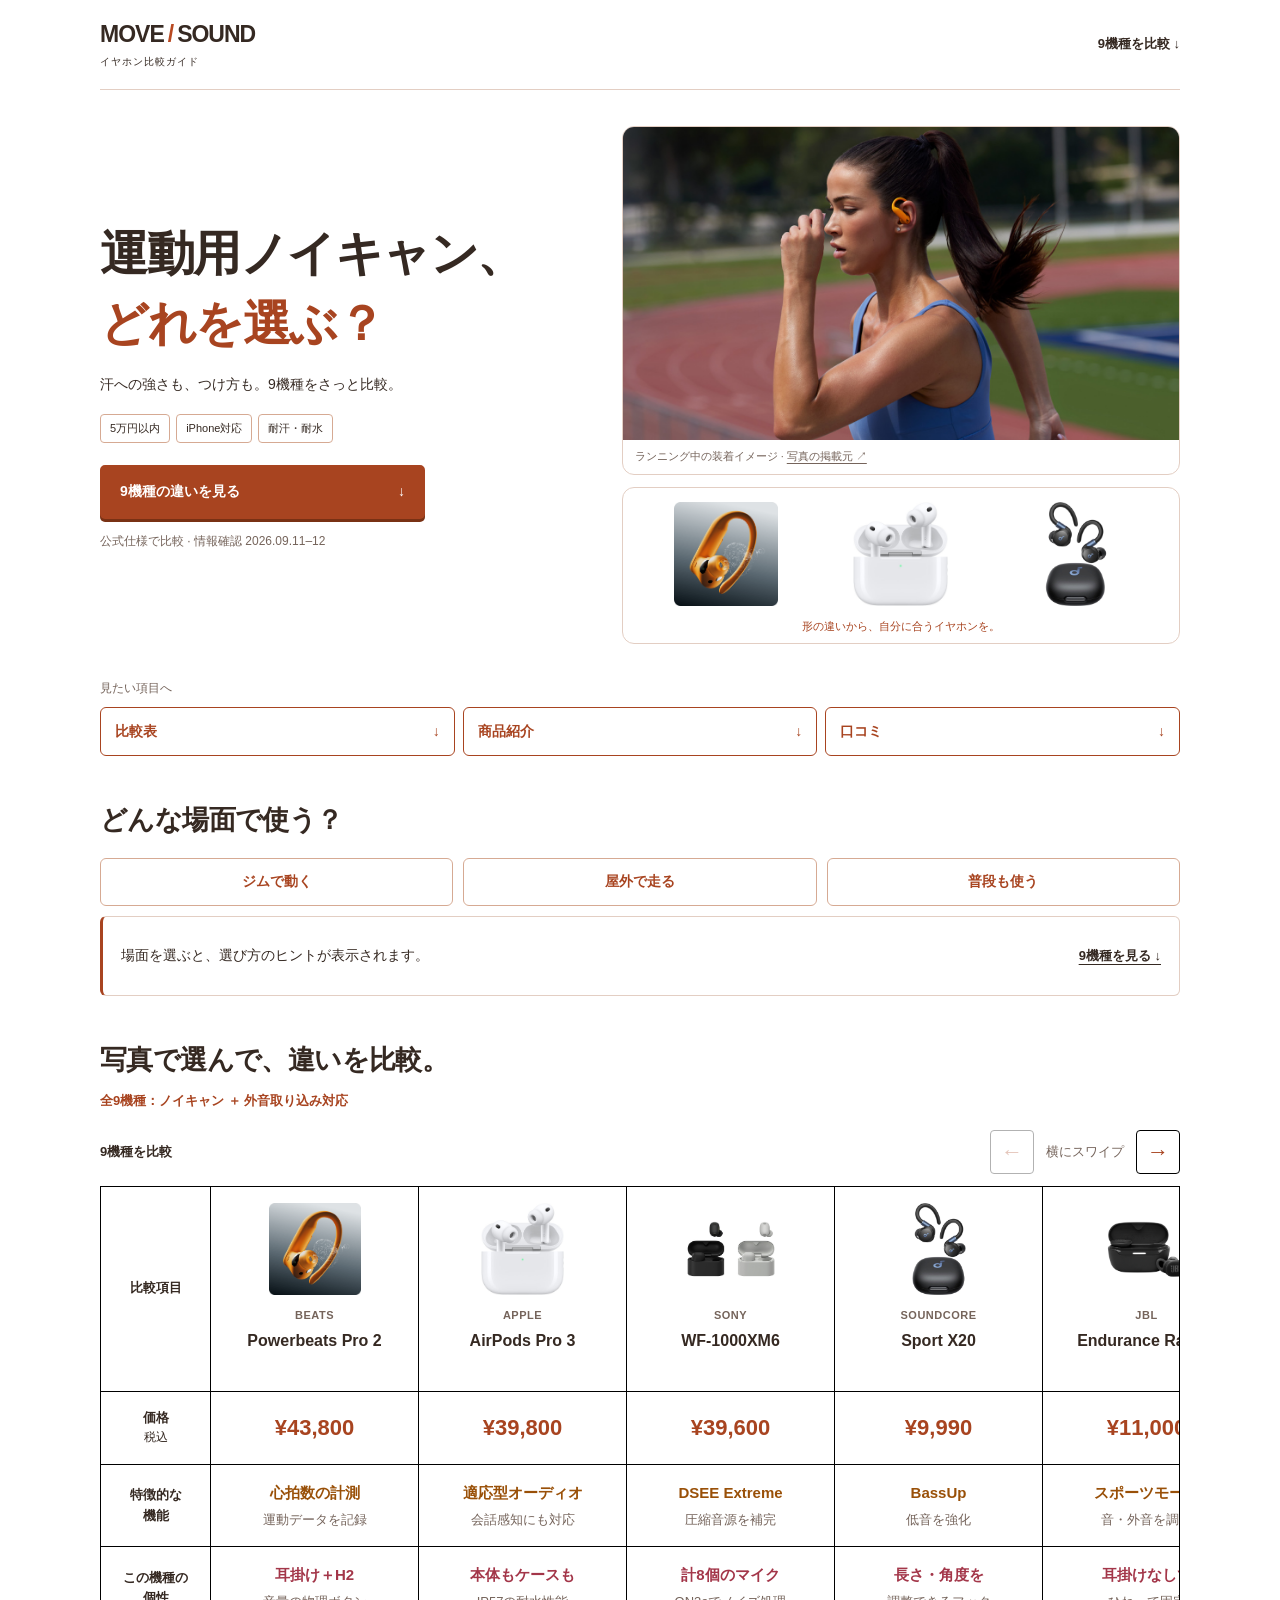
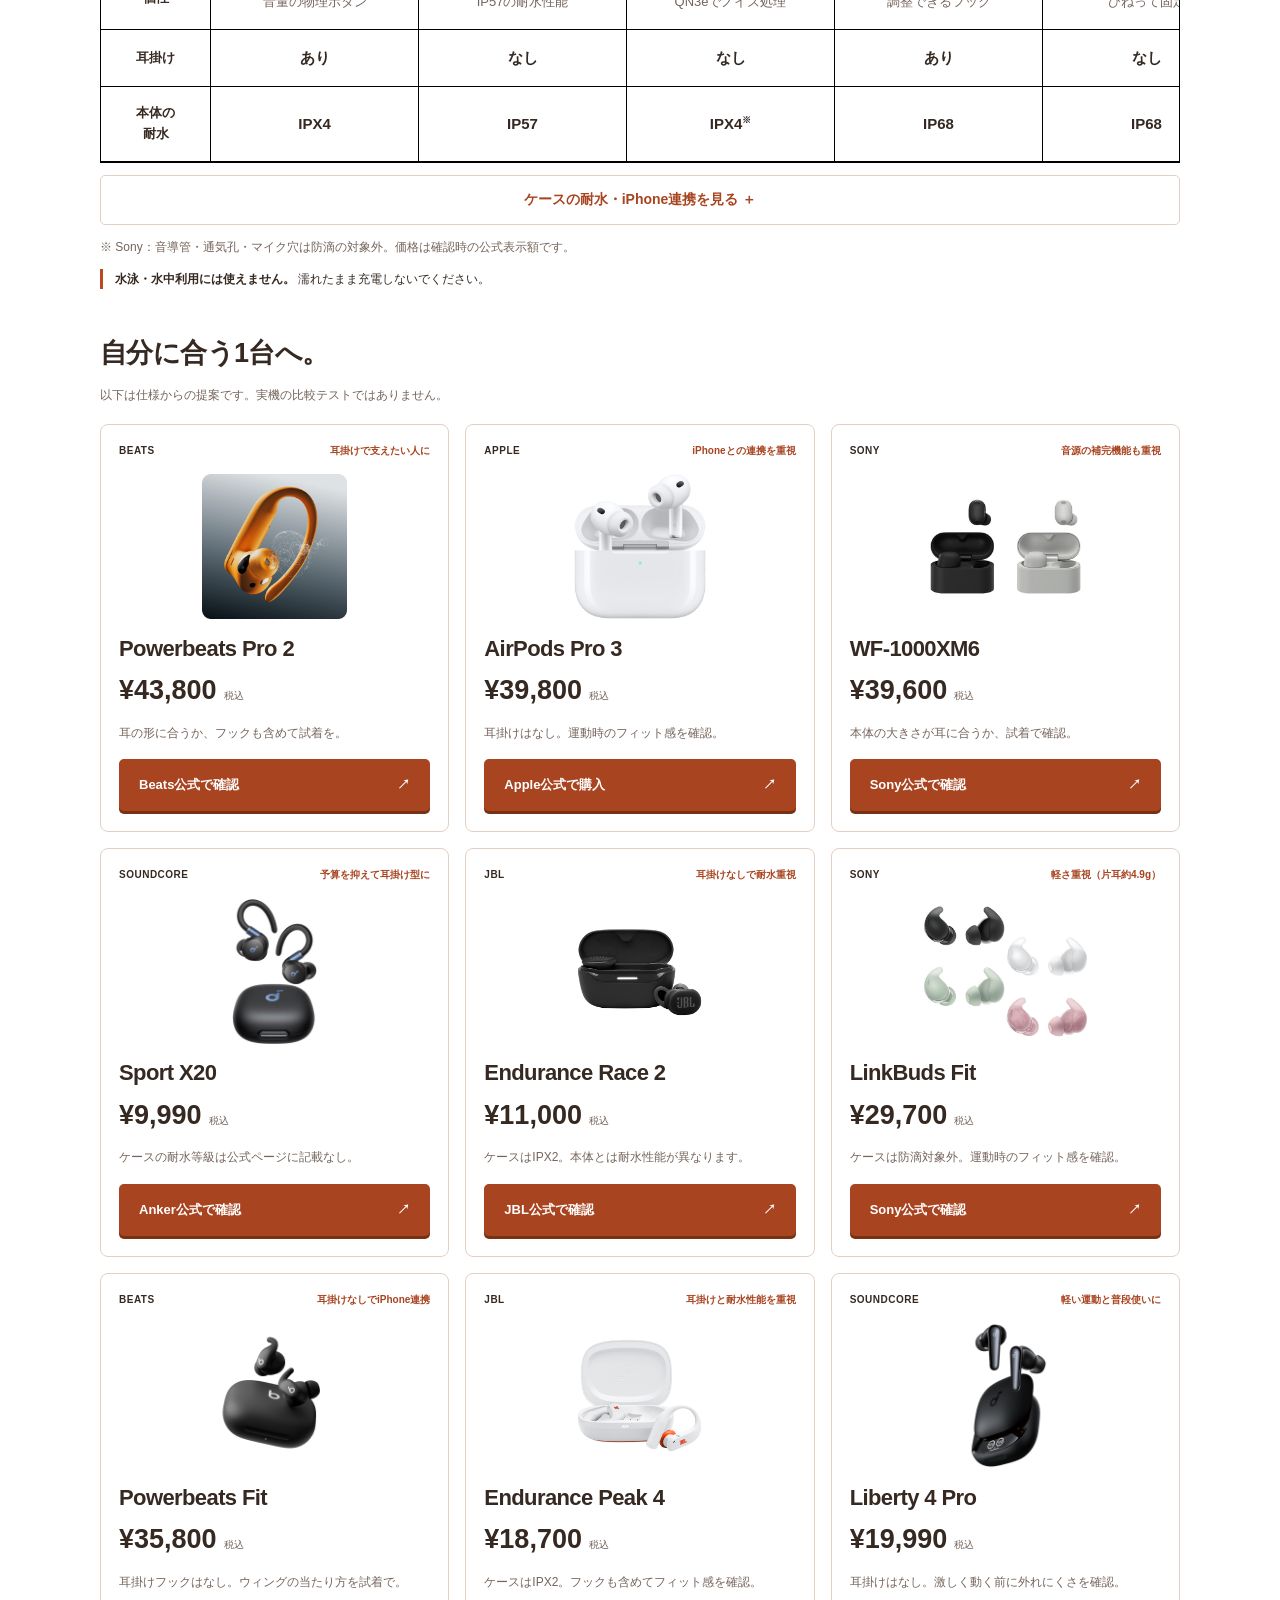
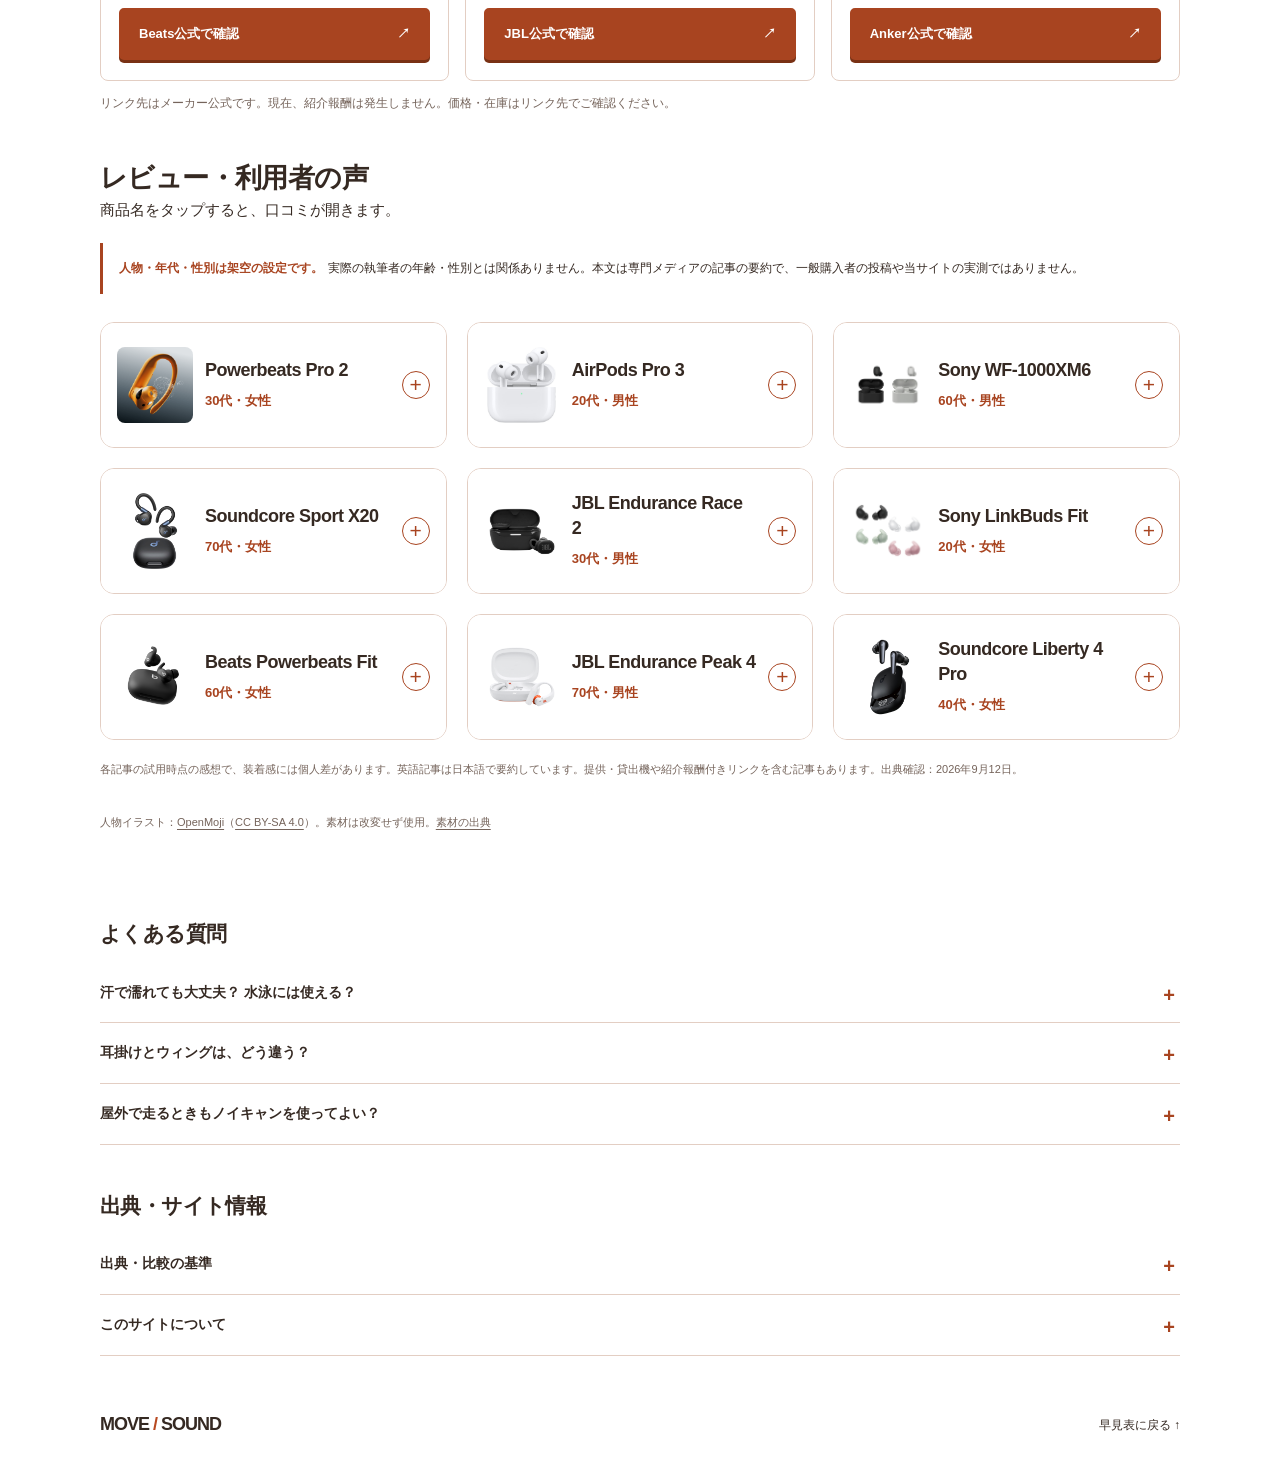
<file: index.html>
<!doctype html>
<html lang="ja">
<head>
  <meta charset="utf-8">
  <meta name="viewport" content="width=device-width, initial-scale=1">
  <meta name="theme-color" content="#ffffff">
  <meta name="description" content="5万円以内、iPhoneで使う運動用イヤホン9機種を比較。ノイズキャンセリング、耐汗・耐水性能、装着方式を公式情報で確かめて選べます。">
  <meta property="og:title" content="MOVE / SOUND｜運動用ノイキャンイヤホン比較">
  <meta property="og:description" content="動く日も、音に集中。予算5万円以内の9機種を、装着方式・耐水性能・価格で比較。">
  <meta property="og:type" content="website">
  <meta name="robots" content="noindex, follow">
  <title>MOVE / SOUND｜運動用ノイキャンイヤホン比較</title>
  <link rel="stylesheet" href="style.css?v=21">
  <script src="app.js?v=8" defer></script>
  <link rel="stylesheet" href="reviews.css?v=17">
  <script src="review-preview/preview.js?v=3" defer></script>
</head>
<body>
<a class="skip" href="#main">本文へ移動</a>
<header class="wrap header"><a class="brand" href="#">MOVE<span>/</span>SOUND<small>イヤホン比較ガイド</small></a><a class="nav-link" href="#compare">9機種を比較 ↓</a></header>
<main id="main">
<section class="wrap hero">
<div><h1>運動用ノイキャン、<br><span>どれを選ぶ？</span></h1><p class="lead">汗への強さも、つけ方も。9機種をさっと比較。</p><div class="tags"><span>5万円以内</span><span>iPhone対応</span><span>耐汗・耐水</span></div><a class="button dark" href="#compare">9機種の違いを見る <span>↓</span></a><p class="caption">公式仕様で比較 · 情報確認 2026.09.11–12</p></div>
<div class="hero-visuals">
<figure class="hero-running"><img src="assets/running-powerbeats.jpg" alt="Powerbeats Pro 2を装着して屋外のトラックを走る人" width="1200" height="675" fetchpriority="high"><figcaption>ランニング中の装着イメージ · <a href="https://www.jbhifi.com.au/blogs/tech/the-beats-go-on-5-things-we-love-about-the-powerbeats-pro-2-earbuds" target="_blank" rel="noopener noreferrer">写真の掲載元 ↗</a></figcaption></figure>
<figure class="hero-trio"><div class="hero-trio-images"><img src="assets/beats.png" alt="Powerbeats Pro 2" width="150" height="150"><img src="assets/apple.jpg" alt="AirPods Pro 3" width="150" height="150"><img src="assets/sport-x20.jpg" alt="Soundcore Sport X20" width="150" height="150"></div><figcaption>形の違いから、自分に合うイヤホンを。</figcaption></figure>
</div>
</section>
<nav class="wrap page-toc" aria-label="ページ内の目次"><p>見たい項目へ</p><div><a href="#compare">比較表 <span aria-hidden="true">↓</span></a><a href="#products">商品紹介 <span aria-hidden="true">↓</span></a><a href="#reviews">口コミ <span aria-hidden="true">↓</span></a></div></nav>
<section class="wrap section" id="choose"><div class="section-head"><h2>どんな場面で使う？</h2></div>
<div class="choice-buttons" role="group" aria-label="使う場面"><button type="button" data-choice="gym" aria-pressed="false">ジムで動く</button><button type="button" data-choice="outdoor" aria-pressed="false">屋外で走る</button><button type="button" data-choice="daily" aria-pressed="false">普段も使う</button></div>
<div class="recommendation" aria-live="polite" aria-atomic="true"><p id="pick-reason">場面を選ぶと、選び方のヒントが表示されます。</p><a id="pick-link" href="#compare">9機種を見る ↓</a></div>
</section>
<section class="wrap section" id="compare"><div class="section-head"><h2>写真で選んで、違いを比較。</h2><p class="shared">全9機種：ノイキャン ＋ 外音取り込み対応</p></div>
<div class="compare-navigation"><p id="compare-status" aria-live="polite">9機種を比較</p><div><button type="button" id="compare-prev" aria-label="前の商品へ" aria-controls="compare-scroll" hidden>←</button><span>横にスワイプ</span><button type="button" id="compare-next" aria-label="次の商品へ" aria-controls="compare-scroll" hidden>→</button></div></div>
<div class="table-frame comparison-scroll" id="compare-scroll" tabindex="0" role="region" aria-label="9機種の比較表。左右にスクロールできます。"><table class="wide-compare" style="--product-count:9"><caption class="sr-only">運動用イヤホン9機種の比較</caption><thead><tr><th scope="col">比較項目</th><th scope="col" data-product="beats"><a href="#beats"><img class="compare-image" src="assets/beats.png" alt="Powerbeats Pro 2の製品写真" width="112" height="92" loading="lazy"><span class="compare-brand">BEATS</span><span class="compare-name">Powerbeats <span class="model-suffix">Pro 2</span></span></a></th><th scope="col" data-product="apple"><a href="#apple"><img class="compare-image" src="assets/apple.jpg" alt="AirPods Pro 3の製品写真" width="112" height="92" loading="lazy"><span class="compare-brand">APPLE</span><span class="compare-name">AirPods <span class="model-suffix">Pro 3</span></span></a></th><th scope="col" data-product="sony"><a href="#sony"><img class="compare-image" src="assets/sony.jpg" alt="WF-1000XM6の製品写真" width="112" height="92" loading="lazy"><span class="compare-brand">SONY</span><span class="compare-name">WF-1000XM6</span></a></th><th scope="col" data-product="sport-x20"><a href="#sport-x20"><img class="compare-image" src="assets/sport-x20.jpg" alt="Sport X20の製品写真" width="112" height="92" loading="lazy"><span class="compare-brand">SOUNDCORE</span><span class="compare-name">Sport X20</span></a></th><th scope="col" data-product="race2"><a href="#race2"><img class="compare-image" src="assets/race2.png" alt="Endurance Race 2の製品写真" width="112" height="92" loading="lazy"><span class="compare-brand">JBL</span><span class="compare-name">Endurance <span class="model-suffix">Race 2</span></span></a></th><th scope="col" data-product="linkbuds-fit"><a href="#linkbuds-fit"><img class="compare-image" src="assets/linkbuds-fit.jpg" alt="LinkBuds Fitの製品写真" width="112" height="92" loading="lazy"><span class="compare-brand">SONY</span><span class="compare-name">LinkBuds Fit</span></a></th><th scope="col" data-product="powerbeats-fit"><a href="#powerbeats-fit"><img class="compare-image" src="assets/powerbeats-fit.jpg" alt="Powerbeats Fitの製品写真" width="112" height="92" loading="lazy"><span class="compare-brand">BEATS</span><span class="compare-name">Powerbeats Fit</span></a></th><th scope="col" data-product="peak4"><a href="#peak4"><img class="compare-image" src="assets/peak4.png" alt="Endurance Peak 4の製品写真" width="112" height="92" loading="lazy"><span class="compare-brand">JBL</span><span class="compare-name">Endurance <span class="model-suffix">Peak 4</span></span></a></th><th scope="col" data-product="liberty4pro"><a href="#liberty4pro"><img class="compare-image" src="assets/liberty4pro.jpg" alt="Liberty 4 Proの製品写真" width="112" height="92" loading="lazy"><span class="compare-brand">SOUNDCORE</span><span class="compare-name">Liberty 4 Pro</span></a></th></tr></thead><tbody><tr class="price-row"><th scope="row">価格<small>税込</small></th><td data-product="beats">¥43,800</td><td data-product="apple">¥39,800</td><td data-product="sony">¥39,600</td><td data-product="sport-x20">¥9,990</td><td data-product="race2">¥11,000</td><td data-product="linkbuds-fit">¥29,700</td><td data-product="powerbeats-fit">¥35,800</td><td data-product="peak4">¥18,700</td><td data-product="liberty4pro">¥19,990</td></tr><tr class="feature-row"><th scope="row">特徴的な<br>機能</th><td data-product="beats"><strong>心拍数の計測</strong><small>運動データを記録</small></td><td data-product="apple"><strong>適応型オーディオ</strong><small>会話感知にも対応</small></td><td data-product="sony"><strong>DSEE Extreme</strong><small>圧縮音源を補完</small></td><td data-product="sport-x20"><strong>BassUp</strong><small>低音を強化</small></td><td data-product="race2"><strong>スポーツモード</strong><small>音・外音を調整</small></td><td data-product="linkbuds-fit"><strong>自動外音調整</strong><small>周囲に合わせる</small></td><td data-product="powerbeats-fit"><strong>空間オーディオ</strong><small>頭の動きにも追従</small></td><td data-product="peak4"><strong>JBL空間サウンド</strong><small>広がりのある音に</small></td><td data-product="liberty4pro"><strong>2基のドライバー</strong><small>低音・高音を分担</small></td></tr><tr class="signature-row"><th scope="row">この機種の<br>個性</th><td data-product="beats"><strong>耳掛け＋H2</strong><small>音量の物理ボタン</small></td><td data-product="apple"><strong>本体もケースも</strong><small>IP57の耐水性能</small></td><td data-product="sony"><strong>計8個のマイク</strong><small>QN3eでノイズ処理</small></td><td data-product="sport-x20"><strong>長さ・角度を</strong><small>調整できるフック</small></td><td data-product="race2"><strong>耳掛けなしで</strong><small>ひねって固定</small></td><td data-product="linkbuds-fit"><strong>耳の周りを</strong><small>タップして操作</small></td><td data-product="powerbeats-fit"><strong>柔らかなウィング</strong><small>＋Apple H1</small></td><td data-product="peak4"><strong>形状記憶ワイヤー</strong><small>入りの耳掛け</small></td><td data-product="liberty4pro"><strong>ケースの画面で</strong><small>ノイキャン調整</small></td></tr><tr class=""><th scope="row">耳掛け</th><td data-product="beats">あり</td><td data-product="apple">なし</td><td data-product="sony">なし</td><td data-product="sport-x20">あり</td><td data-product="race2">なし</td><td data-product="linkbuds-fit">なし</td><td data-product="powerbeats-fit">なし</td><td data-product="peak4">あり</td><td data-product="liberty4pro">なし</td></tr><tr class=""><th scope="row">本体の<br>耐水</th><td data-product="beats">IPX4</td><td data-product="apple">IP57</td><td data-product="sony">IPX4<sup>※</sup></td><td data-product="sport-x20">IP68</td><td data-product="race2">IP68</td><td data-product="linkbuds-fit">IPX4<sup>※</sup></td><td data-product="powerbeats-fit">IPX4</td><td data-product="peak4">IP68</td><td data-product="liberty4pro">IP55</td></tr><tr class="extra-spec"><th scope="row">ケースの<br>耐水</th><td data-product="beats">なし</td><td data-product="apple">IP57</td><td data-product="sony">なし</td><td data-product="sport-x20">記載なし</td><td data-product="race2">IPX2</td><td data-product="linkbuds-fit">なし</td><td data-product="powerbeats-fit">IPX4</td><td data-product="peak4">IPX2</td><td data-product="liberty4pro">なし</td></tr><tr class="extra-spec"><th scope="row">iPhone<br>接続・連携</th><td data-product="beats">H2搭載</td><td data-product="apple">H2搭載</td><td data-product="sony">Bluetooth<br>AAC対応</td><td data-product="sport-x20">Bluetooth</td><td data-product="race2">Bluetooth</td><td data-product="linkbuds-fit">Bluetooth<br>AAC対応</td><td data-product="powerbeats-fit">H1搭載</td><td data-product="peak4">Bluetooth</td><td data-product="liberty4pro">Bluetooth<br>AAC対応</td></tr></tbody></table></div><button type="button" id="spec-toggle" aria-expanded="true" aria-controls="compare-scroll" hidden>細かな仕様を閉じる −</button>
<p class="caption">※ Sony：音導管・通気孔・マイク穴は防滴の対象外。価格は確認時の公式表示額です。</p>
<p class="water-note"><strong>水泳・水中利用には使えません。</strong> 濡れたまま充電しないでください。</p>
</section>
<section class="wrap section" id="products"><div class="section-head"><h2>自分に合う1台へ。</h2><p class="caption">以下は仕様からの提案です。実機の比較テストではありません。</p></div><div class="product-grid"><article class="product" id="beats"><div class="product-top"><span>BEATS</span><span class="product-kicker">耳掛けで支えたい人に</span></div><div class="product-intro"><div class="product-picture"><img src="assets/beats.png" alt="Powerbeats Pro 2の製品写真" width="220" height="190" loading="lazy"></div><div><h3>Powerbeats Pro 2</h3><p class="price">¥43,800<small>税込</small></p></div></div><div class="product-body"><p class="caution">耳の形に合うか、フックも含めて試着を。</p><a class="button dark product-cta" href="https://www.beatsbydre.com/jp/earbuds/powerbeats-pro-2" target="_blank" rel="noopener noreferrer">Beats公式で確認 <span>↗</span></a></div></article><article class="product" id="apple"><div class="product-top"><span>APPLE</span><span class="product-kicker">iPhoneとの連携を重視</span></div><div class="product-intro"><div class="product-picture"><img src="assets/apple.jpg" alt="AirPods Pro 3の製品写真" width="220" height="190" loading="lazy"></div><div><h3>AirPods Pro 3</h3><p class="price">¥39,800<small>税込</small></p></div></div><div class="product-body"><p class="caution">耳掛けはなし。運動時のフィット感を確認。</p><a class="button dark product-cta" href="https://www.apple.com/jp/shop/buy-airpods/airpods-pro-3" target="_blank" rel="noopener noreferrer">Apple公式で購入 <span>↗</span></a></div></article><article class="product" id="sony"><div class="product-top"><span>SONY</span><span class="product-kicker">音源の補完機能も重視</span></div><div class="product-intro"><div class="product-picture"><img src="assets/sony.jpg" alt="WF-1000XM6の製品写真" width="220" height="190" loading="lazy"></div><div><h3>WF-1000XM6</h3><p class="price">¥39,600<small>税込</small></p></div></div><div class="product-body"><p class="caution">本体の大きさが耳に合うか、試着で確認。</p><a class="button dark product-cta" href="https://www.sony.jp/headphone/products/WF-1000XM6/" target="_blank" rel="noopener noreferrer">Sony公式で確認 <span>↗</span></a></div></article><article class="product" id="sport-x20"><div class="product-top"><span>SOUNDCORE</span><span class="product-kicker">予算を抑えて耳掛け型に</span></div><div class="product-intro"><div class="product-picture"><img src="assets/sport-x20.jpg" alt="Soundcore Sport X20の製品写真" width="220" height="190" loading="lazy"></div><div><h3>Sport X20</h3><p class="price">¥9,990<small>税込</small></p></div></div><div class="product-body"><p class="caution">ケースの耐水等級は公式ページに記載なし。</p><a class="button dark product-cta" href="https://www.ankerjapan.com/products/a3968" target="_blank" rel="noopener noreferrer">Anker公式で確認 <span>↗</span></a></div></article><article class="product" id="race2"><div class="product-top"><span>JBL</span><span class="product-kicker">耳掛けなしで耐水重視</span></div><div class="product-intro"><div class="product-picture"><img src="assets/race2.png" alt="JBL Endurance Race 2の製品写真" width="220" height="190" loading="lazy"></div><div><h3>Endurance Race 2</h3><p class="price">¥11,000<small>税込</small></p></div></div><div class="product-body"><p class="caution">ケースはIPX2。本体とは耐水性能が異なります。</p><a class="button dark product-cta" href="https://jp.jbl.com/JBLENDURACE2BLK.html" target="_blank" rel="noopener noreferrer">JBL公式で確認 <span>↗</span></a></div></article><article class="product" id="linkbuds-fit"><div class="product-top"><span>SONY</span><span class="product-kicker">軽さ重視（片耳約4.9g）</span></div><div class="product-intro"><div class="product-picture"><img src="assets/linkbuds-fit.jpg" alt="Sony LinkBuds Fitの製品写真" width="220" height="190" loading="lazy"></div><div><h3>LinkBuds Fit</h3><p class="price">¥29,700<small>税込</small></p></div></div><div class="product-body"><p class="caution">ケースは防滴対象外。運動時のフィット感を確認。</p><a class="button dark product-cta" href="https://www.sony.jp/headphone/products/LinkBuds_Fit/" target="_blank" rel="noopener noreferrer">Sony公式で確認 <span>↗</span></a></div></article><article class="product" id="powerbeats-fit"><div class="product-top"><span>BEATS</span><span class="product-kicker">耳掛けなしでiPhone連携</span></div><div class="product-intro"><div class="product-picture"><img src="assets/powerbeats-fit.jpg" alt="Beats Powerbeats Fitの製品写真" width="220" height="190" loading="lazy"></div><div><h3>Powerbeats Fit</h3><p class="price">¥35,800<small>税込</small></p></div></div><div class="product-body"><p class="caution">耳掛けフックはなし。ウィングの当たり方を試着で。</p><a class="button dark product-cta" href="https://www.beatsbydre.com/jp/earbuds/powerbeats-fit/ME2J4/pbfit-jet-black" target="_blank" rel="noopener noreferrer">Beats公式で確認 <span>↗</span></a></div></article><article class="product" id="peak4"><div class="product-top"><span>JBL</span><span class="product-kicker">耳掛けと耐水性能を重視</span></div><div class="product-intro"><div class="product-picture"><img src="assets/peak4.png" alt="JBL Endurance Peak 4の製品写真" width="220" height="190" loading="lazy"></div><div><h3>Endurance Peak 4</h3><p class="price">¥18,700<small>税込</small></p></div></div><div class="product-body"><p class="caution">ケースはIPX2。フックも含めてフィット感を確認。</p><a class="button dark product-cta" href="https://jp.jbl.com/ENDURANCE-PEAK-4.html" target="_blank" rel="noopener noreferrer">JBL公式で確認 <span>↗</span></a></div></article><article class="product" id="liberty4pro"><div class="product-top"><span>SOUNDCORE</span><span class="product-kicker">軽い運動と普段使いに</span></div><div class="product-intro"><div class="product-picture"><img src="assets/liberty4pro.jpg" alt="Soundcore Liberty 4 Proの製品写真" width="220" height="190" loading="lazy"></div><div><h3>Liberty 4 Pro</h3><p class="price">¥19,990<small>税込</small></p></div></div><div class="product-body"><p class="caution">耳掛けはなし。激しく動く前に外れにくさを確認。</p><a class="button dark product-cta" href="https://www.ankerjapan.com/products/a3954" target="_blank" rel="noopener noreferrer">Anker公式で確認 <span>↗</span></a></div></article></div><p class="caption">リンク先はメーカー公式です。現在、紹介報酬は発生しません。価格・在庫はリンク先でご確認ください。</p></section>
<section class="wrap section reviews-section" id="reviews" aria-labelledby="reviews-title">
<div class="section-head"><h2 id="reviews-title">レビュー・利用者の声</h2><p class="preview-lead">商品名をタップすると、口コミが開きます。</p></div>
<aside class="preview-note"><strong>人物・年代・性別は架空の設定です。</strong>実際の執筆者の年齢・性別とは関係ありません。本文は専門メディアの記事の要約で、一般購入者の投稿や当サイトの実測ではありません。</aside>
<div class="voice-grid"><details class="voice-card" id="review-beats"><summary class="voice-toggle"><img class="voice-product-image" src="assets/beats.png" width="76" height="76" alt="" aria-hidden="true" decoding="async"><div class="voice-heading"><p>実機レビューの要約</p><h3>Powerbeats Pro 2</h3><p class="voice-persona">30代・女性</p></div><span class="voice-toggle-icon" aria-hidden="true"></span></summary><div class="voice-expanded"><p class="voice-use"><span>使用・検証</span>ラン・自転車・HIITなど</p><div class="voice-dialogue"><figure class="voice-person"><img src="review-preview/avatars/woman.svg" width="64" height="64" alt="" aria-hidden="true"><figcaption>イメージ</figcaption></figure><dl class="voice-bubbles"><div class="voice-bubble voice-good"><dt>良かった点</dt><dd>運動中も装着が安定。物理ボタンも操作しやすい。</dd></div><div class="voice-bubble voice-caution"><dt>気になった点</dt><dd>充電ケースが大きく、持ち運びにはかさばる。</dd></div></dl></div><footer class="voice-source"><a href="https://www.tomsguide.com/audio/beats-powerbeats-pro-2-review" target="_blank" rel="noopener noreferrer" aria-label="Powerbeats Pro 2の元記事を読む">Tom’s Guideの元記事 ↗</a><p>Tammy Rogers／Nick Harris-Fry<br>記事：2025/02/11</p></footer><a class="button dark review-product-link" href="#beats" aria-label="Powerbeats Pro 2の価格・詳細を見る">この商品の価格・詳細を見る <span aria-hidden="true">↑</span></a></div></details>
<details class="voice-card" id="review-apple"><summary class="voice-toggle"><img class="voice-product-image" src="assets/apple.jpg" width="76" height="76" alt="" aria-hidden="true" decoding="async"><div class="voice-heading"><p>実機レビューの要約</p><h3>AirPods Pro 3</h3><p class="voice-persona">20代・男性</p></div><span class="voice-toggle-icon" aria-hidden="true"></span></summary><div class="voice-expanded"><p class="voice-use"><span>使用・検証</span>1か月以上／ジム・ラン・散歩</p><div class="voice-dialogue"><figure class="voice-person"><img src="review-preview/avatars/man.svg" width="64" height="64" alt="" aria-hidden="true"><figcaption>イメージ</figcaption></figure><dl class="voice-bubbles"><div class="voice-bubble voice-good"><dt>良かった点</dt><dd>ジムの騒音をしっかり低減。装着の安定感も向上。</dd></div><div class="voice-bubble voice-caution"><dt>気になった点</dt><dd>運動中の心拍確認は、腕時計ほど手軽ではない。</dd></div></dl></div><footer class="voice-source"><a href="https://www.techradar.com/health-fitness/ive-been-working-out-with-the-airpods-pro-3-for-over-a-month-heres-my-verdict-on-their-new-fitness-features" target="_blank" rel="noopener noreferrer" aria-label="AirPods Pro 3の元記事を読む">TechRadarの元記事 ↗</a><p>Stephen Warwick<br>記事：2025/11/02</p></footer><a class="button dark review-product-link" href="#apple" aria-label="AirPods Pro 3の価格・詳細を見る">この商品の価格・詳細を見る <span aria-hidden="true">↑</span></a></div></details>
<details class="voice-card" id="review-sony"><summary class="voice-toggle"><img class="voice-product-image" src="assets/sony.jpg" width="76" height="76" alt="" aria-hidden="true" decoding="async"><div class="voice-heading"><p>実機レビューの要約</p><h3>Sony WF-1000XM6</h3><p class="voice-persona">60代・男性</p></div><span class="voice-toggle-icon" aria-hidden="true"></span></summary><div class="voice-expanded"><p class="voice-use"><span>使用・検証</span>実機検証／装着・遮音など</p><div class="voice-dialogue"><figure class="voice-person"><img src="review-preview/avatars/older-man.svg" width="64" height="64" alt="" aria-hidden="true"><figcaption>イメージ</figcaption></figure><dl class="voice-bubbles"><div class="voice-bubble voice-good"><dt>良かった点</dt><dd>ノイズキャンセリングと耳栓効果による遮音性が高い。</dd></div><div class="voice-bubble voice-caution"><dt>気になった点</dt><dd>本体が大きめで、小さい耳では外れやすい場合も。</dd></div></dl></div><footer class="voice-source"><a href="https://www.rtings.com/headphones/reviews/sony/wf-1000xm6" target="_blank" rel="noopener noreferrer" aria-label="Sony WF-1000XM6の元記事を読む">RTINGSの元記事 ↗</a><p>Dagobiet Morales Alfaroほか検証チーム<br>記事：2026/03/12</p></footer><a class="button dark review-product-link" href="#sony" aria-label="Sony WF-1000XM6の価格・詳細を見る">この商品の価格・詳細を見る <span aria-hidden="true">↑</span></a></div></details>
<details class="voice-card" id="review-sport-x20"><summary class="voice-toggle"><img class="voice-product-image" src="assets/sport-x20.jpg" width="76" height="76" alt="" aria-hidden="true" decoding="async"><div class="voice-heading"><p>実機レビューの要約</p><h3>Soundcore Sport X20</h3><p class="voice-persona">70代・女性</p></div><span class="voice-toggle-icon" aria-hidden="true"></span></summary><div class="voice-expanded"><p class="voice-use"><span>使用・検証</span>眼鏡との併用・ジョギング</p><div class="voice-dialogue"><figure class="voice-person"><img src="review-preview/avatars/older-woman.svg" width="64" height="64" alt="" aria-hidden="true"><figcaption>イメージ</figcaption></figure><dl class="voice-bubbles"><div class="voice-bubble voice-good"><dt>良かった点</dt><dd>柔らかなフックで、眼鏡と併用しても痛みはなかった。</dd></div><div class="voice-bubble voice-caution"><dt>気になった点</dt><dd>筆者の耳では本体が浮き、フィットの調整に手間。</dd></div></dl></div><footer class="voice-source"><a href="https://av.watch.impress.co.jp/docs/review/review/1615788.html" target="_blank" rel="noopener noreferrer" aria-label="Soundcore Sport X20の元記事を読む">AV Watchの元記事 ↗</a><p>小岩井 博<br>記事：2024/08/20</p></footer><a class="button dark review-product-link" href="#sport-x20" aria-label="Soundcore Sport X20の価格・詳細を見る">この商品の価格・詳細を見る <span aria-hidden="true">↑</span></a></div></details>
<details class="voice-card" id="review-race2"><summary class="voice-toggle"><img class="voice-product-image" src="assets/race2.png" width="76" height="76" alt="" aria-hidden="true" decoding="async"><div class="voice-heading"><p>実機レビューの要約</p><h3>JBL Endurance Race 2</h3><p class="voice-persona">30代・男性</p></div><span class="voice-toggle-icon" aria-hidden="true"></span></summary><div class="voice-expanded"><p class="voice-use"><span>使用・検証</span>数週間／ラン・筋トレ・ヨガなど</p><div class="voice-dialogue"><figure class="voice-person"><img src="review-preview/avatars/man.svg" width="64" height="64" alt="" aria-hidden="true"><figcaption>イメージ</figcaption></figure><dl class="voice-bubbles"><div class="voice-bubble voice-good"><dt>良かった点</dt><dd>運動中の付け直しが不要で、ウィングも快適。</dd></div><div class="voice-bubble voice-caution"><dt>気になった点</dt><dd>屋外の外音取り込みは風音が目立ち、車の音が聞きづらい。</dd></div></dl></div><footer class="voice-source"><a href="https://www.tomsguide.com/audio/headphones/jbl-endurance-race-2-review" target="_blank" rel="noopener noreferrer" aria-label="JBL Endurance Race 2の元記事を読む">Tom’s Guideの元記事 ↗</a><p>Nick Harris-Fry<br>記事：2025/03/16</p></footer><a class="button dark review-product-link" href="#race2" aria-label="JBL Endurance Race 2の価格・詳細を見る">この商品の価格・詳細を見る <span aria-hidden="true">↑</span></a></div></details>
<details class="voice-card" id="review-linkbuds-fit"><summary class="voice-toggle"><img class="voice-product-image" src="assets/linkbuds-fit.jpg" width="76" height="76" alt="" aria-hidden="true" decoding="async"><div class="voice-heading"><p>実機レビューの要約</p><h3>Sony LinkBuds Fit</h3><p class="voice-persona">20代・女性</p></div><span class="voice-toggle-icon" aria-hidden="true"></span></summary><div class="voice-expanded"><p class="voice-use"><span>使用・検証</span>4日間／室内・屋外で試用</p><div class="voice-dialogue"><figure class="voice-person"><img src="review-preview/avatars/woman.svg" width="64" height="64" alt="" aria-hidden="true"><figcaption>イメージ</figcaption></figure><dl class="voice-bubbles"><div class="voice-bubble voice-good"><dt>良かった点</dt><dd>圧迫感が少なく、着けていることを忘れるほど快適。</dd></div><div class="voice-bubble voice-caution"><dt>気になった点</dt><dd>筆者の試用ではタップ操作が反応しにくかった。</dd></div></dl></div><footer class="voice-source"><a href="https://www.soundguys.com/sony-linkbuds-fit-review-127506/" target="_blank" rel="noopener noreferrer" aria-label="Sony LinkBuds Fitの元記事を読む">SoundGuysの元記事 ↗</a><p>Christian Thomas<br>記事：2024/11/08</p></footer><a class="button dark review-product-link" href="#linkbuds-fit" aria-label="Sony LinkBuds Fitの価格・詳細を見る">この商品の価格・詳細を見る <span aria-hidden="true">↑</span></a></div></details>
<details class="voice-card" id="review-powerbeats-fit"><summary class="voice-toggle"><img class="voice-product-image" src="assets/powerbeats-fit.jpg" width="76" height="76" alt="" aria-hidden="true" decoding="async"><div class="voice-heading"><p>実機レビューの要約</p><h3>Beats Powerbeats Fit</h3><p class="voice-persona">60代・女性</p></div><span class="voice-toggle-icon" aria-hidden="true"></span></summary><div class="voice-expanded"><p class="voice-use"><span>使用・検証</span>ラン・筋トレ・室内バイク</p><div class="voice-dialogue"><figure class="voice-person"><img src="review-preview/avatars/older-woman.svg" width="64" height="64" alt="" aria-hidden="true"><figcaption>イメージ</figcaption></figure><dl class="voice-bubbles"><div class="voice-bubble voice-good"><dt>良かった点</dt><dd>ウィングでしっかり固定され、運動中もずれにくい。</dd></div><div class="voice-bubble voice-caution"><dt>気になった点</dt><dd>1時間を超える装着では、ウィングの圧迫感が気になった。</dd></div></dl></div><footer class="voice-source"><a href="https://www.tomsguide.com/audio/earbuds/beats-powerbeats-fit-review" target="_blank" rel="noopener noreferrer" aria-label="Beats Powerbeats Fitの元記事を読む">Tom’s Guideの元記事 ↗</a><p>Tammy Rogers<br>記事：2025/10/13</p></footer><a class="button dark review-product-link" href="#powerbeats-fit" aria-label="Beats Powerbeats Fitの価格・詳細を見る">この商品の価格・詳細を見る <span aria-hidden="true">↑</span></a></div></details>
<details class="voice-card" id="review-peak4"><summary class="voice-toggle"><img class="voice-product-image" src="assets/peak4.png" width="76" height="76" alt="" aria-hidden="true" decoding="async"><div class="voice-heading"><p>実機レビューの要約</p><h3>JBL Endurance Peak 4</h3><p class="voice-persona">70代・男性</p></div><span class="voice-toggle-icon" aria-hidden="true"></span></summary><div class="voice-expanded"><p class="voice-use"><span>使用・検証</span>実機検証／装着・遮音など</p><div class="voice-dialogue"><figure class="voice-person"><img src="review-preview/avatars/older-man.svg" width="64" height="64" alt="" aria-hidden="true"><figcaption>イメージ</figcaption></figure><dl class="voice-bubbles"><div class="voice-bubble voice-good"><dt>良かった点</dt><dd>装着が安定し、使っている間の調整が少なくて済む。</dd></div><div class="voice-bubble voice-caution"><dt>気になった点</dt><dd>ノイズキャンセリングの効きが弱いと評価。</dd></div></dl></div><footer class="voice-source"><a href="https://www.rtings.com/headphones/reviews/jbl/endurance-peak-4" target="_blank" rel="noopener noreferrer" aria-label="JBL Endurance Peak 4の元記事を読む">RTINGSの元記事 ↗</a><p>Dagobiet Morales Alfaroほか検証チーム<br>記事：2026/05/11</p></footer><a class="button dark review-product-link" href="#peak4" aria-label="JBL Endurance Peak 4の価格・詳細を見る">この商品の価格・詳細を見る <span aria-hidden="true">↑</span></a></div></details>
<details class="voice-card" id="review-liberty4pro"><summary class="voice-toggle"><img class="voice-product-image" src="assets/liberty4pro.jpg" width="76" height="76" alt="" aria-hidden="true" decoding="async"><div class="voice-heading"><p>実機レビューの要約</p><h3>Soundcore Liberty 4 Pro</h3><p class="voice-persona">40代・女性</p></div><span class="voice-toggle-icon" aria-hidden="true"></span></summary><div class="voice-expanded"><p class="voice-use"><span>使用・検証</span>1週間の試用・音響テスト</p><div class="voice-dialogue"><figure class="voice-person"><img src="review-preview/avatars/woman.svg" width="64" height="64" alt="" aria-hidden="true"><figcaption>イメージ</figcaption></figure><dl class="voice-bubbles"><div class="voice-bubble voice-good"><dt>良かった点</dt><dd>音質とノイズキャンセリングを評価。アプリの機能も豊富。</dd></div><div class="voice-bubble voice-caution"><dt>気になった点</dt><dd>ケースに指紋が付きやすく、空間オーディオの評価は低め。</dd></div></dl></div><footer class="voice-source"><a href="https://www.soundguys.com/anker-soundcore-liberty-4-pro-review-125410/" target="_blank" rel="noopener noreferrer" aria-label="Soundcore Liberty 4 Proの元記事を読む">SoundGuysの元記事 ↗</a><p>Chase Bernath<br>記事：2024/10/16</p></footer><a class="button dark review-product-link" href="#liberty4pro" aria-label="Soundcore Liberty 4 Proの価格・詳細を見る">この商品の価格・詳細を見る <span aria-hidden="true">↑</span></a></div></details></div>
<p class="preview-footnote">各記事の試用時点の感想で、装着感には個人差があります。英語記事は日本語で要約しています。提供・貸出機や紹介報酬付きリンクを含む記事もあります。出典確認：2026年9月12日。</p>
<div class="preview-footer"><p>人物イラスト：<a href="https://openmoji.org/" target="_blank" rel="noopener noreferrer">OpenMoji</a>（<a href="https://creativecommons.org/licenses/by-sa/4.0/" target="_blank" rel="noopener noreferrer">CC BY-SA 4.0</a>）。素材は改変せず使用。<a href="review-preview/avatars/SOURCES.txt">素材の出典</a></p></div></section>
<section class="wrap section details-section faq-section" id="faq" aria-labelledby="faq-title"><h2 id="faq-title">よくある質問</h2>
<details><summary>汗で濡れても大丈夫？ 水泳には使える？</summary><div class="detail-body"><p>掲載9機種は耐汗・耐水に対応していますが、水泳・シャワー用ではありません。本体とケースで耐水性能が異なり、性能は使用に伴って低下します。濡れたまま充電せず、お手入れ方法はメーカーの案内をご確認ください。</p><a href="#compare">本体・ケースの耐水性能を比べる ↑</a></div></details>
<details><summary>耳掛けとウィングは、どう違う？</summary><div class="detail-body"><p>耳掛けは耳の外側にフックを掛ける方式。ウィングは耳の内側のくぼみに支えを当てる方式です。合う形には個人差があるため、できれば運動時の動きも想定して試着を。</p><a href="#products">各商品の形と注意点を見る ↑</a></div></details>
<details><summary>屋外で走るときもノイキャンを使ってよい？</summary><div class="detail-body"><p>屋外では周囲の音を聞けることを優先し、外音取り込みなどを使って音量を控えめに。風や交通状況によって聞こえ方は変わるため、機能だけに頼らず周囲を確認してください。</p></div></details>
</section>
<section class="wrap section details-section"><h2>出典・サイト情報</h2>
<details id="sources"><summary>出典・比較の基準</summary><div class="detail-body"><p>既存3機種は2026年9月11日、追加6機種は9月12日の日本向け公式情報を使用。5万円以内・ANC・耐汗／耐水・iPhone対応で9機種を選定しました。市場全体のランキングや実測評価ではありません。</p><p>追加の機能・個性は2026年9月12日に公式情報で確認。「この機種の個性」は仕様から選んだ特徴で、市場で唯一という意味ではありません。心拍数計測・空間オーディオなどの利用条件はリンク先をご確認ください。機能はiPhoneの機種・OSにも依存します。写真は各メーカーの公式掲載画像です。</p><div class="source-columns"><div><strong>Beats</strong><a href="https://www.beatsbydre.com/jp/earbuds/powerbeats-pro-2" target="_blank" rel="noopener noreferrer">価格・ANC・装着方式 ↗</a><a href="https://www.beatsbydre.com/jp/support/earbuds/powerbeats-pro-2" target="_blank" rel="noopener noreferrer">耐汗・耐水とケース ↗</a></div><div><strong>Apple</strong><a href="https://www.apple.com/jp/shop/buy-airpods/airpods-pro-3" target="_blank" rel="noopener noreferrer">公式販売価格 ↗</a><a href="https://www.apple.com/jp/airpods-pro/specs/" target="_blank" rel="noopener noreferrer">技術仕様 ↗</a><a href="https://support.apple.com/ja-jp/105046" target="_blank" rel="noopener noreferrer">水への耐性・お手入れ ↗</a></div><div><strong>Sony</strong><a href="https://www.sony.jp/headphone/products/WF-1000XM6/" target="_blank" rel="noopener noreferrer">製品情報・価格 ↗</a><a href="https://www.sony.jp/headphone/products/WF-1000XM6/spec.html" target="_blank" rel="noopener noreferrer">仕様・Bluetooth接続 ↗</a><a href="https://www.sony.jp/headphone/products/WF-1000XM6/feature_6.html" target="_blank" rel="noopener noreferrer">防滴性能の注記 ↗</a></div><div><strong>Soundcore Sport X20</strong><a href="https://www.ankerjapan.com/products/a3968" target="_blank" rel="noopener noreferrer">価格・機能・耐水性能 ↗</a></div><div><strong>JBL Endurance Race 2</strong><a href="https://jp.jbl.com/JBLENDURACE2BLK.html" target="_blank" rel="noopener noreferrer">価格・機能・耐水性能 ↗</a></div><div><strong>Sony LinkBuds Fit</strong><a href="https://www.sony.jp/headphone/products/LinkBuds_Fit/feature_2.html" target="_blank" rel="noopener noreferrer">自動外音調整 ↗</a><a href="https://www.sony.jp/headphone/products/LinkBuds_Fit/feature_4.html" target="_blank" rel="noopener noreferrer">ワイドエリアタップ ↗</a><a href="https://www.sony.jp/headphone/products/LinkBuds_Fit/" target="_blank" rel="noopener noreferrer">価格・機能・耐水性能 ↗</a></div><div><strong>Beats Powerbeats Fit</strong><a href="https://www.beatsbydre.com/jp/earbuds/powerbeats-fit/ME2J4/pbfit-jet-black" target="_blank" rel="noopener noreferrer">価格・機能・耐水性能 ↗</a></div><div><strong>JBL Endurance Peak 4</strong><a href="https://jp.jbl.com/ENDURANCE-PEAK-4.html" target="_blank" rel="noopener noreferrer">価格・機能・耐水性能 ↗</a></div><div><strong>Soundcore Liberty 4 Pro</strong><a href="https://www.ankerjapan.com/products/a3954" target="_blank" rel="noopener noreferrer">価格・機能・耐水性能 ↗</a></div></div></div></details>
<details><summary>このサイトについて</summary><div class="detail-body"><p>独立した比較サイトの学習用サンプルです。メーカー公式サイトではありません。有料広告・アフィリエイト・独自のアクセス解析・入力フォームはありません。配信元のGitHub Pagesは運営に必要なログを処理します。</p></div></details></section>
</main><footer class="wrap footer"><a class="brand" href="#">MOVE<span>/</span>SOUND</a><a href="#compare">早見表に戻る ↑</a></footer>
</body></html>
</file>
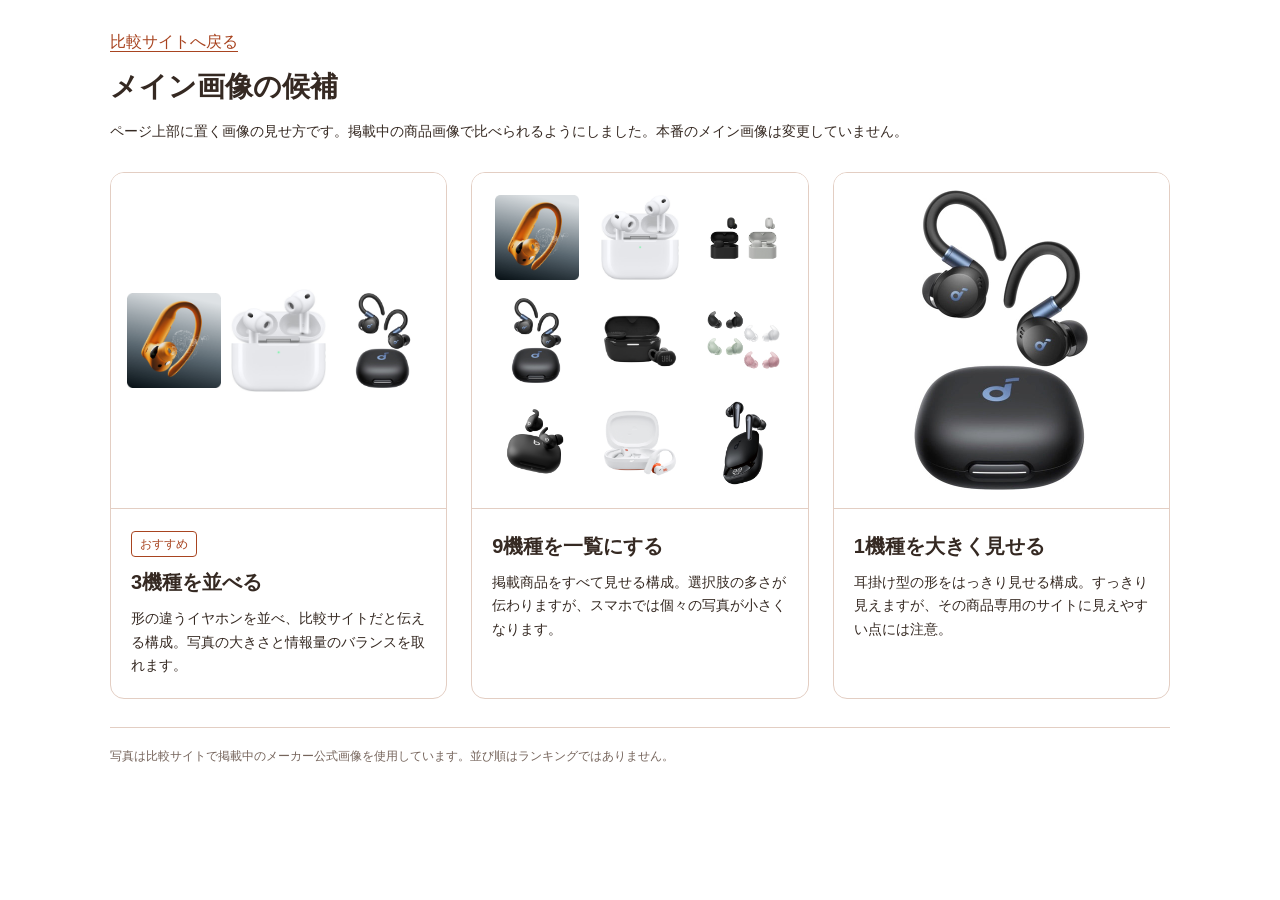
<file: image-options/index.html>
<!doctype html><html lang="ja"><head><meta charset="utf-8"><meta name="viewport" content="width=device-width,initial-scale=1"><meta name="robots" content="noindex,nofollow"><title>メイン画像の候補｜イヤホン比較ガイド</title><style>
*{box-sizing:border-box}body{margin:0;background:#fff;color:#352922;font-family:-apple-system,BlinkMacSystemFont,'Hiragino Kaku Gothic ProN',Meiryo,sans-serif;line-height:1.7}main{max-width:1100px;margin:auto;padding:28px 20px}h1{font-size:28px;line-height:1.4;margin:12px 0}p{font-size:14px}a{color:#a84420;text-underline-offset:4px}header{margin-bottom:28px}.gallery{display:grid;gap:24px;grid-template-columns:repeat(3,minmax(0,1fr))}article{border:1px solid #e3cec3;border-radius:14px;overflow:hidden}h2{font-size:20px;margin:0 0 8px}.description{padding:20px}.description p{margin:0}.art{aspect-ratio:1/1;background:#fff;border-bottom:1px solid #e3cec3;display:grid;align-items:center;justify-items:center;padding:16px;gap:10px}.art img{display:block;width:100%;height:100%;min-height:0;object-fit:contain}.trio{grid-template-columns:repeat(3,minmax(0,1fr))}.trio img{max-height:210px}.nine{grid-template-columns:repeat(3,minmax(0,1fr));grid-template-rows:repeat(3,minmax(0,1fr));padding:22px;gap:18px}.single img{max-height:300px}.tag{display:inline-block;color:#a84420;border:1px solid #a84420;font-size:12px;border-radius:4px;padding:2px 8px;margin-bottom:8px}footer{margin-top:28px;border-top:1px solid #e3cec3;padding-top:18px;font-size:12px;color:#75645b}@media(max-width:800px){.gallery{grid-template-columns:1fr}main{max-width:520px}.art{aspect-ratio:1.4/1}h1{font-size:25px}.trio img{max-height:200px}.single img{max-height:230px}}
</style></head><body><main><header><a href="../?v=navigation-faq-19">比較サイトへ戻る</a><h1>メイン画像の候補</h1><p>ページ上部に置く画像の見せ方です。掲載中の商品画像で比べられるようにしました。本番のメイン画像は変更していません。</p></header><div class="gallery">
<article><div class="art trio"><img src="../assets/beats.png" alt="Powerbeats Pro 2"><img src="../assets/apple.jpg" alt="AirPods Pro 3"><img src="../assets/sport-x20.jpg" alt="Soundcore Sport X20"></div><div class="description"><span class="tag">おすすめ</span><h2>3機種を並べる</h2><p>形の違うイヤホンを並べ、比較サイトだと伝える構成。写真の大きさと情報量のバランスを取れます。</p></div></article>
<article><div class="art nine"><img src="../assets/beats.png" alt="Powerbeats Pro 2"><img src="../assets/apple.jpg" alt="AirPods Pro 3"><img src="../assets/sony.jpg" alt="Sony WF-1000XM6"><img src="../assets/sport-x20.jpg" alt="Soundcore Sport X20"><img src="../assets/race2.png" alt="JBL Endurance Race 2"><img src="../assets/linkbuds-fit.jpg" alt="Sony LinkBuds Fit"><img src="../assets/powerbeats-fit.jpg" alt="Beats Powerbeats Fit"><img src="../assets/peak4.png" alt="JBL Endurance Peak 4"><img src="../assets/liberty4pro.jpg" alt="Soundcore Liberty 4 Pro"></div><div class="description"><h2>9機種を一覧にする</h2><p>掲載商品をすべて見せる構成。選択肢の多さが伝わりますが、スマホでは個々の写真が小さくなります。</p></div></article>
<article><div class="art single"><img src="../assets/sport-x20.jpg" alt="Soundcore Sport X20"></div><div class="description"><h2>1機種を大きく見せる</h2><p>耳掛け型の形をはっきり見せる構成。すっきり見えますが、その商品専用のサイトに見えやすい点には注意。</p></div></article>
</div><footer>写真は比較サイトで掲載中のメーカー公式画像を使用しています。並び順はランキングではありません。</footer></main></body></html>
</file>
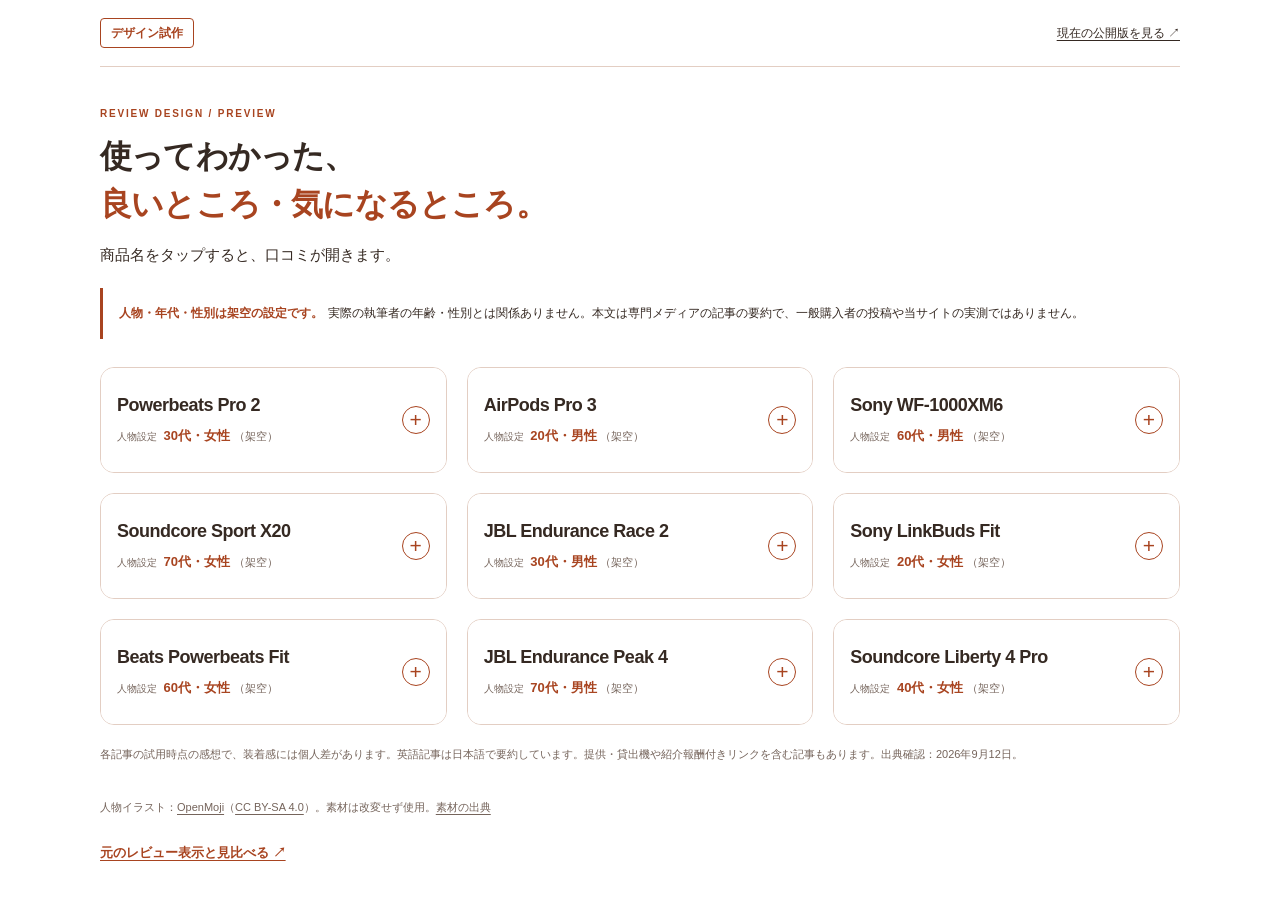
<file: review-preview/index.html>
<!doctype html><html lang="ja"><head><meta charset="utf-8"><meta name="viewport" content="width=device-width, initial-scale=1"><meta name="robots" content="noindex, nofollow"><meta name="theme-color" content="#ffffff"><title>口コミの吹き出しデザイン｜試作プレビュー</title><link rel="stylesheet" href="../style.css?v=12"><link rel="stylesheet" href="preview.css?v=3"><script src="preview.js?v=3" defer></script></head><body>
<header class="preview-bar wrap"><span>デザイン試作</span><a href="../?v=public-reviews-12#reviews">現在の公開版を見る ↗</a></header>
<main class="wrap preview-main"><p class="eyebrow">REVIEW DESIGN / PREVIEW</p><h1>使ってわかった、<br><span>良いところ・気になるところ。</span></h1><p class="preview-lead">商品名をタップすると、口コミが開きます。</p>
<aside class="preview-note"><strong>人物・年代・性別は架空の設定です。</strong>実際の執筆者の年齢・性別とは関係ありません。本文は専門メディアの記事の要約で、一般購入者の投稿や当サイトの実測ではありません。</aside>
<div class="voice-grid"><details class="voice-card" id="review-beats"><summary class="voice-toggle"><div class="voice-heading"><p>実機レビューの要約</p><h2>Powerbeats Pro 2</h2><p class="voice-persona"><span>人物設定</span> 30代・女性 <small>（架空）</small></p></div><span class="voice-toggle-icon" aria-hidden="true"></span></summary><div class="voice-expanded"><p class="voice-use"><span>使用・検証</span>ラン・自転車・HIITなど</p><div class="voice-dialogue"><figure class="voice-person"><img src="avatars/woman.svg" width="64" height="64" alt="" aria-hidden="true"><figcaption>イメージ</figcaption></figure><dl class="voice-bubbles"><div class="voice-bubble voice-good"><dt>良かった点</dt><dd>運動中も装着が安定。物理ボタンも操作しやすい。</dd></div><div class="voice-bubble voice-caution"><dt>気になった点</dt><dd>充電ケースが大きく、持ち運びにはかさばる。</dd></div></dl></div><footer class="voice-source"><a href="https://www.tomsguide.com/audio/beats-powerbeats-pro-2-review" target="_blank" rel="noopener noreferrer" aria-label="Powerbeats Pro 2の元記事を読む">Tom’s Guideの元記事 ↗</a><p>Tammy Rogers／Nick Harris-Fry<br>記事：2025/02/11</p></footer></div></details>
<details class="voice-card" id="review-apple"><summary class="voice-toggle"><div class="voice-heading"><p>実機レビューの要約</p><h2>AirPods Pro 3</h2><p class="voice-persona"><span>人物設定</span> 20代・男性 <small>（架空）</small></p></div><span class="voice-toggle-icon" aria-hidden="true"></span></summary><div class="voice-expanded"><p class="voice-use"><span>使用・検証</span>1か月以上／ジム・ラン・散歩</p><div class="voice-dialogue"><figure class="voice-person"><img src="avatars/man.svg" width="64" height="64" alt="" aria-hidden="true"><figcaption>イメージ</figcaption></figure><dl class="voice-bubbles"><div class="voice-bubble voice-good"><dt>良かった点</dt><dd>ジムの騒音をしっかり低減。装着の安定感も向上。</dd></div><div class="voice-bubble voice-caution"><dt>気になった点</dt><dd>運動中の心拍確認は、腕時計ほど手軽ではない。</dd></div></dl></div><footer class="voice-source"><a href="https://www.techradar.com/health-fitness/ive-been-working-out-with-the-airpods-pro-3-for-over-a-month-heres-my-verdict-on-their-new-fitness-features" target="_blank" rel="noopener noreferrer" aria-label="AirPods Pro 3の元記事を読む">TechRadarの元記事 ↗</a><p>Stephen Warwick<br>記事：2025/11/02</p></footer></div></details>
<details class="voice-card" id="review-sony"><summary class="voice-toggle"><div class="voice-heading"><p>実機レビューの要約</p><h2>Sony WF-1000XM6</h2><p class="voice-persona"><span>人物設定</span> 60代・男性 <small>（架空）</small></p></div><span class="voice-toggle-icon" aria-hidden="true"></span></summary><div class="voice-expanded"><p class="voice-use"><span>使用・検証</span>実機検証／装着・遮音など</p><div class="voice-dialogue"><figure class="voice-person"><img src="avatars/older-man.svg" width="64" height="64" alt="" aria-hidden="true"><figcaption>イメージ</figcaption></figure><dl class="voice-bubbles"><div class="voice-bubble voice-good"><dt>良かった点</dt><dd>ノイズキャンセリングと耳栓効果による遮音性が高い。</dd></div><div class="voice-bubble voice-caution"><dt>気になった点</dt><dd>本体が大きめで、小さい耳では外れやすい場合も。</dd></div></dl></div><footer class="voice-source"><a href="https://www.rtings.com/headphones/reviews/sony/wf-1000xm6" target="_blank" rel="noopener noreferrer" aria-label="Sony WF-1000XM6の元記事を読む">RTINGSの元記事 ↗</a><p>Dagobiet Morales Alfaroほか検証チーム<br>記事：2026/03/12</p></footer></div></details>
<details class="voice-card" id="review-sport-x20"><summary class="voice-toggle"><div class="voice-heading"><p>実機レビューの要約</p><h2>Soundcore Sport X20</h2><p class="voice-persona"><span>人物設定</span> 70代・女性 <small>（架空）</small></p></div><span class="voice-toggle-icon" aria-hidden="true"></span></summary><div class="voice-expanded"><p class="voice-use"><span>使用・検証</span>眼鏡との併用・ジョギング</p><div class="voice-dialogue"><figure class="voice-person"><img src="avatars/older-woman.svg" width="64" height="64" alt="" aria-hidden="true"><figcaption>イメージ</figcaption></figure><dl class="voice-bubbles"><div class="voice-bubble voice-good"><dt>良かった点</dt><dd>柔らかなフックで、眼鏡と併用しても痛みはなかった。</dd></div><div class="voice-bubble voice-caution"><dt>気になった点</dt><dd>筆者の耳では本体が浮き、フィットの調整に手間。</dd></div></dl></div><footer class="voice-source"><a href="https://av.watch.impress.co.jp/docs/review/review/1615788.html" target="_blank" rel="noopener noreferrer" aria-label="Soundcore Sport X20の元記事を読む">AV Watchの元記事 ↗</a><p>小岩井 博<br>記事：2024/08/20</p></footer></div></details>
<details class="voice-card" id="review-race2"><summary class="voice-toggle"><div class="voice-heading"><p>実機レビューの要約</p><h2>JBL Endurance Race 2</h2><p class="voice-persona"><span>人物設定</span> 30代・男性 <small>（架空）</small></p></div><span class="voice-toggle-icon" aria-hidden="true"></span></summary><div class="voice-expanded"><p class="voice-use"><span>使用・検証</span>数週間／ラン・筋トレ・ヨガなど</p><div class="voice-dialogue"><figure class="voice-person"><img src="avatars/man.svg" width="64" height="64" alt="" aria-hidden="true"><figcaption>イメージ</figcaption></figure><dl class="voice-bubbles"><div class="voice-bubble voice-good"><dt>良かった点</dt><dd>運動中の付け直しが不要で、ウィングも快適。</dd></div><div class="voice-bubble voice-caution"><dt>気になった点</dt><dd>屋外の外音取り込みは風音が目立ち、車の音が聞きづらい。</dd></div></dl></div><footer class="voice-source"><a href="https://www.tomsguide.com/audio/headphones/jbl-endurance-race-2-review" target="_blank" rel="noopener noreferrer" aria-label="JBL Endurance Race 2の元記事を読む">Tom’s Guideの元記事 ↗</a><p>Nick Harris-Fry<br>記事：2025/03/16</p></footer></div></details>
<details class="voice-card" id="review-linkbuds-fit"><summary class="voice-toggle"><div class="voice-heading"><p>実機レビューの要約</p><h2>Sony LinkBuds Fit</h2><p class="voice-persona"><span>人物設定</span> 20代・女性 <small>（架空）</small></p></div><span class="voice-toggle-icon" aria-hidden="true"></span></summary><div class="voice-expanded"><p class="voice-use"><span>使用・検証</span>4日間／室内・屋外で試用</p><div class="voice-dialogue"><figure class="voice-person"><img src="avatars/woman.svg" width="64" height="64" alt="" aria-hidden="true"><figcaption>イメージ</figcaption></figure><dl class="voice-bubbles"><div class="voice-bubble voice-good"><dt>良かった点</dt><dd>圧迫感が少なく、着けていることを忘れるほど快適。</dd></div><div class="voice-bubble voice-caution"><dt>気になった点</dt><dd>筆者の試用ではタップ操作が反応しにくかった。</dd></div></dl></div><footer class="voice-source"><a href="https://www.soundguys.com/sony-linkbuds-fit-review-127506/" target="_blank" rel="noopener noreferrer" aria-label="Sony LinkBuds Fitの元記事を読む">SoundGuysの元記事 ↗</a><p>Christian Thomas<br>記事：2024/11/08</p></footer></div></details>
<details class="voice-card" id="review-powerbeats-fit"><summary class="voice-toggle"><div class="voice-heading"><p>実機レビューの要約</p><h2>Beats Powerbeats Fit</h2><p class="voice-persona"><span>人物設定</span> 60代・女性 <small>（架空）</small></p></div><span class="voice-toggle-icon" aria-hidden="true"></span></summary><div class="voice-expanded"><p class="voice-use"><span>使用・検証</span>ラン・筋トレ・室内バイク</p><div class="voice-dialogue"><figure class="voice-person"><img src="avatars/older-woman.svg" width="64" height="64" alt="" aria-hidden="true"><figcaption>イメージ</figcaption></figure><dl class="voice-bubbles"><div class="voice-bubble voice-good"><dt>良かった点</dt><dd>ウィングでしっかり固定され、運動中もずれにくい。</dd></div><div class="voice-bubble voice-caution"><dt>気になった点</dt><dd>1時間を超える装着では、ウィングの圧迫感が気になった。</dd></div></dl></div><footer class="voice-source"><a href="https://www.tomsguide.com/audio/earbuds/beats-powerbeats-fit-review" target="_blank" rel="noopener noreferrer" aria-label="Beats Powerbeats Fitの元記事を読む">Tom’s Guideの元記事 ↗</a><p>Tammy Rogers<br>記事：2025/10/13</p></footer></div></details>
<details class="voice-card" id="review-peak4"><summary class="voice-toggle"><div class="voice-heading"><p>実機レビューの要約</p><h2>JBL Endurance Peak 4</h2><p class="voice-persona"><span>人物設定</span> 70代・男性 <small>（架空）</small></p></div><span class="voice-toggle-icon" aria-hidden="true"></span></summary><div class="voice-expanded"><p class="voice-use"><span>使用・検証</span>実機検証／装着・遮音など</p><div class="voice-dialogue"><figure class="voice-person"><img src="avatars/older-man.svg" width="64" height="64" alt="" aria-hidden="true"><figcaption>イメージ</figcaption></figure><dl class="voice-bubbles"><div class="voice-bubble voice-good"><dt>良かった点</dt><dd>装着が安定し、使っている間の調整が少なくて済む。</dd></div><div class="voice-bubble voice-caution"><dt>気になった点</dt><dd>ノイズキャンセリングの効きが弱いと評価。</dd></div></dl></div><footer class="voice-source"><a href="https://www.rtings.com/headphones/reviews/jbl/endurance-peak-4" target="_blank" rel="noopener noreferrer" aria-label="JBL Endurance Peak 4の元記事を読む">RTINGSの元記事 ↗</a><p>Dagobiet Morales Alfaroほか検証チーム<br>記事：2026/05/11</p></footer></div></details>
<details class="voice-card" id="review-liberty4pro"><summary class="voice-toggle"><div class="voice-heading"><p>実機レビューの要約</p><h2>Soundcore Liberty 4 Pro</h2><p class="voice-persona"><span>人物設定</span> 40代・女性 <small>（架空）</small></p></div><span class="voice-toggle-icon" aria-hidden="true"></span></summary><div class="voice-expanded"><p class="voice-use"><span>使用・検証</span>1週間の試用・音響テスト</p><div class="voice-dialogue"><figure class="voice-person"><img src="avatars/woman.svg" width="64" height="64" alt="" aria-hidden="true"><figcaption>イメージ</figcaption></figure><dl class="voice-bubbles"><div class="voice-bubble voice-good"><dt>良かった点</dt><dd>音質とノイズキャンセリングを評価。アプリの機能も豊富。</dd></div><div class="voice-bubble voice-caution"><dt>気になった点</dt><dd>ケースに指紋が付きやすく、空間オーディオの評価は低め。</dd></div></dl></div><footer class="voice-source"><a href="https://www.soundguys.com/anker-soundcore-liberty-4-pro-review-125410/" target="_blank" rel="noopener noreferrer" aria-label="Soundcore Liberty 4 Proの元記事を読む">SoundGuysの元記事 ↗</a><p>Chase Bernath<br>記事：2024/10/16</p></footer></div></details></div>
<p class="preview-footnote">各記事の試用時点の感想で、装着感には個人差があります。英語記事は日本語で要約しています。提供・貸出機や紹介報酬付きリンクを含む記事もあります。出典確認：2026年9月12日。</p>
</main><footer class="wrap preview-footer"><p>人物イラスト：<a href="https://openmoji.org/" target="_blank" rel="noopener noreferrer">OpenMoji</a>（<a href="https://creativecommons.org/licenses/by-sa/4.0/" target="_blank" rel="noopener noreferrer">CC BY-SA 4.0</a>）。素材は改変せず使用。<a href="avatars/SOURCES.txt">素材の出典</a></p><a class="back-link" href="../?v=public-reviews-12#reviews">元のレビュー表示と見比べる ↗</a></footer>
</body></html>
</file>
<file: style.css>
:root{--paper:#ffffff;--ink:#352922;--muted:#75645b;--line:#e3cec3;--accent:#a84420;--orange:#b84921;--feature:#995008;--signature:#a33649}*{box-sizing:border-box}html{scroll-behavior:smooth;scroll-padding-top:20px}body{margin:0;background:var(--paper);color:var(--ink);font-family:-apple-system,BlinkMacSystemFont,"Hiragino Kaku Gothic ProN",Meiryo,sans-serif;line-height:1.7}a{color:inherit;text-decoration:none}img{display:block;max-width:100%}button{font:inherit}a,button,summary{touch-action:manipulation}a:focus-visible,button:focus-visible,summary:focus-visible{outline:3px solid var(--orange);outline-offset:4px}.wrap{width:min(1080px,calc(100% - 48px));margin:auto}.header{display:flex;justify-content:space-between;align-items:center;min-height:90px;border-bottom:1px solid var(--line)}.brand{font-size:23px;font-weight:850;letter-spacing:-1px;line-height:1.2}.brand span{color:var(--orange);padding:0 4px}.brand small{display:block;font-weight:400;font-size:10px;letter-spacing:1px;margin-top:7px}.nav-link{font-size:13px;font-weight:700;padding:12px 0}.hero{display:grid;grid-template-columns:1.4fr 1fr;align-items:center;gap:48px;padding-top:36px;padding-bottom:10px}.eyebrow{font-size:10px;font-weight:750;letter-spacing:1.8px;color:var(--accent);margin:0 0 10px}h1{font-size:clamp(30px,4vw,48px);line-height:1.45;letter-spacing:-1.5px;margin:0 0 15px}h1 span{color:var(--accent)}.lead{font-size:14px;margin:0 0 17px}.tags{display:flex;gap:6px;flex-wrap:wrap;margin-bottom:22px}.tags span{font-size:11px;border:1px solid #d6aa93;border-radius:4px;padding:4px 9px}.button{display:flex;align-items:center;justify-content:space-between;gap:12px;min-height:50px;padding:13px 18px;font-size:14px;font-weight:700;border-radius:5px}.dark{background:var(--accent);color:#fff;border:2px solid var(--accent);box-shadow:0 3px 0 #793114}.dark:hover{background:#793114;color:#fff;border-color:#793114}.dark:active{box-shadow:none;transform:translateY(2px)}.hero .button{max-width:325px}.hero-art{margin:0;border-radius:10px;overflow:hidden;background:white;border:1px solid var(--line)}.hero-art img{width:100%;height:300px;object-fit:cover}.hero-art figcaption{color:var(--accent);font-size:11px;padding:8px 15px}.caption{font-size:12px;color:var(--muted);margin:12px 0 0;line-height:1.7}.section{padding-top:46px}.section-head{margin-bottom:18px}h2{font-size:27px;line-height:1.4;margin:0;letter-spacing:-.6px}.choice-buttons{display:grid;grid-template-columns:repeat(3,1fr);gap:10px}.choice-buttons button{cursor:pointer;background:white;border:1px solid #d6aa93;border-radius:6px;min-height:48px;color:var(--accent);font-weight:700;font-size:14px}.choice-buttons button[aria-pressed=true]{background:white;color:var(--accent);box-shadow:inset 0 0 0 2px var(--accent)}.recommendation{display:flex;justify-content:space-between;align-items:center;gap:16px;background:white;border:1px solid var(--line);border-left:3px solid var(--accent);border-radius:6px;padding:14px 18px;margin-top:10px;min-height:80px}.recommendation p{font-size:14px;margin:0}.recommendation a{font-size:13px;white-space:nowrap;text-decoration:underline;text-underline-offset:4px;font-weight:700}.shared{font-size:13px;color:var(--accent);font-weight:650;margin:10px 0 0}.table-frame{border:0;border-radius:0;background:white}table{table-layout:fixed;width:100%;border-collapse:collapse;border:1px solid #000;text-align:center;font-size:15px}th,td{padding:14px 8px;border:1px solid #000}thead{background:white;color:var(--accent)}thead th:first-child{width:22%;font-size:12px}thead a{display:block;padding:3px 0}table small{display:block;font-size:11px;font-weight:400}tbody th{font-size:12px;background:white}tbody td{font-weight:650}sup{font-size:9px}.water-note{font-size:12px;margin:12px 0 0;border-left:3px solid var(--orange);padding-left:12px}.product-grid{display:grid;grid-template-columns:repeat(3,1fr);gap:16px}.product{border:1px solid var(--line);border-radius:8px;background:white;overflow:hidden;display:flex;flex-direction:column}.product-top{display:flex;justify-content:space-between;flex-wrap:wrap;gap:5px;padding:17px 18px 0;font-size:10px;font-weight:750;letter-spacing:.5px}.product-kicker{color:var(--accent);letter-spacing:0}.product-intro{padding:0 18px}.product-picture{height:176px;display:flex;align-items:center;justify-content:center;padding:15px 0}.product-picture img{width:100%;height:145px;object-fit:contain}.product h3{font-size:22px;line-height:1.3;margin:0;letter-spacing:-.6px}.price{font-size:27px;font-weight:750;line-height:1.5;margin:7px 0 12px}.price small{font-size:10px;font-weight:400;color:var(--muted);margin-left:7px}.product-body{padding:0 18px 20px;display:flex;flex-direction:column;flex:1}.point{font-size:14px;margin:0 0 9px}.caution{font-size:12px;color:var(--muted);margin:0 0 16px}.product-cta{margin-top:auto;font-size:13px}.details-section h2{font-size:21px;margin-bottom:14px}details{border-bottom:1px solid var(--line)}summary{cursor:pointer;font-size:14px;font-weight:650;padding:18px 28px 18px 0;list-style:none;position:relative}summary::-webkit-details-marker{display:none}summary:after{content:'+';position:absolute;right:5px;top:15px;font-size:20px;color:var(--accent)}details[open] summary:after{content:'−'}.detail-body{padding:0 0 18px;font-size:13px;color:var(--muted)}.detail-body p{margin:0 0 12px}.source-columns{display:grid;grid-template-columns:repeat(3,1fr);gap:15px}.source-columns strong{display:block;color:var(--ink)}.source-columns a{display:block;text-decoration:underline;text-underline-offset:3px;padding:7px 0;font-size:12px}.footer{display:flex;justify-content:space-between;align-items:center;gap:15px;padding-top:30px;padding-bottom:30px;margin-top:28px}.footer .brand{font-size:18px}.footer>a:last-child{font-size:12px}.skip{position:fixed;top:-100px;background:white;color:var(--accent);border:2px solid var(--accent);padding:15px;z-index:10}.skip:focus{top:10px}.sr-only{position:absolute;width:1px;height:1px;overflow:hidden;clip-path:inset(50%)}
@media(max-width:800px){.hero{gap:20px}.hero-art img{height:250px}.product-grid{grid-template-columns:1fr}.product-intro{display:grid;grid-template-columns:120px 1fr;align-items:center;gap:18px}.product-picture{height:140px}.product-picture img{height:115px}.product-body{padding:0 20px 20px}.product-cta{font-size:14px}.product-top{font-size:11px}.product h3{font-size:24px}}
@media(max-width:540px){.wrap{width:calc(100% - 32px)}.header{min-height:72px}.brand{font-size:19px}.brand small{font-size:9px}.nav-link{font-size:11px}.hero{grid-template-columns:1fr;padding-top:25px;padding-bottom:0;position:relative}.hero-art{display:none}.hero h1{font-size:clamp(28px,7.8vw,40px);letter-spacing:-1px;margin-bottom:12px}.lead{font-size:13px;margin-bottom:13px}.tags{margin-bottom:17px}.tags span{font-size:11px;padding:3px 8px}.hero .button{max-width:none}.hero .caption{font-size:11px}.section{padding-top:32px}h2{font-size:23px}.section-head{margin-bottom:14px}.choice-buttons{gap:6px}.choice-buttons button{font-size:12px;min-height:46px;padding:7px 3px}.recommendation{display:block;padding:13px 14px;min-height:112px}.recommendation p{font-size:13px}.recommendation a{display:inline-block;font-size:12px;margin-top:7px;min-height:28px}.shared{font-size:12px}table{font-size:12px}th,td{padding:11px 3px;line-height:1.5}thead th:first-child{width:21%;font-size:10px}thead th{font-size:12px}table small{font-size:10px}tbody th{font-size:11px}tbody td:last-child{font-size:11px}.caption{font-size:11px}.water-note{font-size:11px}.water-note strong{display:block}.product-grid{gap:14px}.product-top{padding:15px 16px 0;font-size:10px}.product-intro{grid-template-columns:88px 1fr;padding:4px 16px 0;gap:12px}.product-picture{height:119px}.product-picture img{height:98px}.product h3{font-size:21px;overflow-wrap:anywhere}.price{font-size:25px;margin-bottom:6px}.product-body{padding:0 16px 16px}.point{font-size:13px}.caution{font-size:12px;margin-bottom:13px}.source-columns{grid-template-columns:1fr}.details-section h2{font-size:20px}.footer{margin-top:16px}}
@media(prefers-reduced-motion:reduce){html{scroll-behavior:auto}}

.table-addition{margin-top:14px}

/* White surfaces and warm text; comparison grid uses uniform black lines. */
.comparison-key{display:flex;flex-wrap:wrap;gap:16px;margin:12px 0 0;font-size:12px;font-weight:700}
.comparison-key span{padding-left:9px;border-left:3px solid currentColor}
.key-feature{color:var(--feature)}.key-signature{color:var(--signature)}
.feature-row{color:var(--feature)}.signature-row{color:var(--signature)}
.feature-row td,.signature-row td{font-size:13px;line-height:1.65;overflow-wrap:anywhere}
.feature-row strong,.signature-row strong{display:block;font-weight:750}
.feature-row small,.signature-row small{font-size:11px;margin-top:4px;color:var(--muted)}
thead a{overflow-wrap:anywhere}
@media(max-width:540px){.comparison-key{font-size:11px;gap:12px}.feature-row td,.signature-row td,.feature-row td:last-child,.signature-row td:last-child{font-size:11px;padding:12px 4px}.feature-row small,.signature-row small{font-size:10px}.feature-row th,.signature-row th{font-size:10px}}

.compare-image{display:block;width:112px;height:92px;max-width:100%;object-fit:contain;margin:0 auto 10px}
@media(max-width:540px){.compare-image{width:62px;height:60px;margin-bottom:8px}}

/* One horizontally scrollable comparison, with a fixed label column. */
[hidden]{display:none!important}



.compare-navigation{display:flex;align-items:center;justify-content:space-between;gap:10px;margin:12px 0;font-size:13px}.compare-navigation p{margin:0;font-weight:700}.compare-navigation>div{display:flex;align-items:center;gap:12px}.compare-navigation span{color:var(--muted)}
.compare-navigation button{background:#fff;border:1px solid #000;border-radius:4px;min-width:44px;min-height:44px;font-size:22px;color:var(--accent);cursor:pointer}.compare-navigation button:disabled{opacity:.3;cursor:default}
.comparison-scroll{--label-width:110px;--product-width:208px;overflow-x:auto;overscroll-behavior-x:contain;scrollbar-width:thin;scroll-padding-left:var(--label-width);border:1px solid #000}
.wide-compare{border:0;border-collapse:separate;border-spacing:0;width:calc(var(--label-width) + var(--product-width)*var(--product-count));table-layout:fixed;font-size:15px}
.wide-compare th,.wide-compare td{border:0;border-right:1px solid #000;border-bottom:1px solid #000;padding:16px 12px;line-height:1.6;vertical-align:middle;background:#fff;box-sizing:border-box}
.wide-compare tr>:last-child{border-right:0}.wide-compare tbody tr:last-child>*{border-bottom:0}
.wide-compare tr>:first-child{width:var(--label-width);position:sticky;left:0;z-index:2;background:#fff;font-size:13px;color:var(--ink)}
.wide-compare thead th:first-child{font-size:13px}.wide-compare thead th{width:var(--product-width);vertical-align:top}.wide-compare thead th:first-child{vertical-align:middle}
.wide-compare thead a{padding:0;overflow-wrap:normal;word-break:normal}.wide-compare .compare-image{width:112px;height:92px;margin:0 auto 12px}
.compare-brand{display:block;font-size:11px;font-weight:600;letter-spacing:.5px;color:var(--muted);margin-bottom:5px}
.compare-name{display:block;color:var(--ink);font-size:16px;font-weight:750;line-height:1.4;min-height:45px;overflow-wrap:normal}
.wide-compare .price-row td{color:var(--accent);font-size:22px;font-weight:750;white-space:nowrap}
.wide-compare .feature-row td,.wide-compare .signature-row td{font-size:15px;padding:16px 12px;overflow-wrap:normal;word-break:normal}
.wide-compare .feature-row small,.wide-compare .signature-row small{font-size:13px;line-height:1.6;margin-top:5px}
.wide-compare small{font-size:12px}.wide-compare tbody td:last-child{font-size:15px}.wide-compare .price-row td:last-child{font-size:22px}
#spec-toggle{display:block;width:100%;background:white;border:1px solid var(--line);color:var(--accent);border-radius:5px;min-height:48px;padding:12px;margin-top:12px;font:inherit;font-size:14px;font-weight:650;cursor:pointer}
@media(max-width:540px){.comparison-scroll{--label-width:72px;--product-width:max(132px,calc((100vw - 106px)/2))}.compare-navigation{font-size:12px}.compare-navigation>div{gap:8px}.wide-compare th,.wide-compare td{padding:14px 10px}.wide-compare tr>:first-child,.wide-compare thead th:first-child{font-size:12px;padding:12px 4px}.wide-compare .compare-name{font-size:15px}.wide-compare .feature-row td,.wide-compare .signature-row td,.wide-compare tbody td:last-child{font-size:14px;padding:14px 10px}.wide-compare .price-row td,.wide-compare .price-row td:last-child{font-size:20px}.wide-compare .feature-row small,.wide-compare .signature-row small{font-size:12px}.wide-compare .compare-image{width:104px;height:86px}.wide-compare .compare-brand{font-size:10px}#spec-toggle{font-size:13px}}

.model-suffix{white-space:nowrap}

/* Short editorial summaries with adjacent attribution, separate from product specifications. */
.review-disclosure{font-size:14px;font-weight:650;margin:12px 0 0;color:var(--accent)}.review-grid{display:grid;grid-template-columns:repeat(3,minmax(0,1fr));gap:16px}.review-card{background:#fff;border:1px solid var(--line);border-top:3px solid var(--accent);border-radius:8px;padding:20px;display:flex;flex-direction:column}.review-card h3{font-size:19px;line-height:1.4;margin:0;overflow-wrap:anywhere}.review-card h3 a:hover{text-decoration:underline}.review-context{font-size:12px;color:var(--muted);margin:8px 0 16px}.review-points{margin:0 0 18px;font-size:14px}.review-points>div+div{margin-top:12px}.review-points dt{font-size:12px;font-weight:750;color:var(--feature);margin-bottom:3px}.review-points>div:last-child dt{color:var(--signature)}.review-points dd{margin:0;line-height:1.7}.review-source{margin-top:auto;border-top:1px solid var(--line);padding-top:12px}.review-source a{display:inline-block;text-decoration:underline;text-underline-offset:3px;color:var(--accent);font-size:13px;font-weight:650;padding:6px 0}.review-source p{font-size:11px;line-height:1.6;color:var(--muted);margin:3px 0 0;overflow-wrap:anywhere}
@media(max-width:800px){.review-grid{grid-template-columns:repeat(2,minmax(0,1fr))}}@media(max-width:540px){.review-grid{grid-template-columns:1fr;gap:14px}.review-card{padding:18px 16px}.review-card h3{font-size:19px}}

/* Compact section shortcuts; no floating controls obscure the content. */
.page-toc{padding-top:24px}.page-toc>p{margin:0 0 8px;font-size:12px;color:var(--muted)}.page-toc>div{display:grid;grid-template-columns:repeat(3,minmax(0,1fr));gap:8px}.page-toc a{display:flex;align-items:center;justify-content:space-between;gap:6px;border:1px solid var(--accent);border-radius:6px;padding:12px 14px;min-height:46px;font-size:14px;font-weight:700;color:var(--accent);background:#fff}.page-toc a:hover{border-color:var(--ink);color:var(--ink)}.review-product-link{margin-top:16px;font-size:12px;padding:12px;gap:6px}.faq-section .detail-body a{display:inline-block;padding:8px 0;color:var(--accent);text-decoration:underline;text-underline-offset:3px}.product:target{outline:2px solid var(--accent);outline-offset:3px}.product{scroll-margin-top:24px}
@media(max-width:360px){.page-toc a{font-size:13px;padding:10px}.review-product-link{font-size:11px}}

/* Selected hero: running lifestyle photo plus the three-product arrangement. */
.hero{grid-template-columns:1fr 1.15fr;gap:36px}.hero-visuals{min-width:0;display:grid;gap:12px}.hero-visuals figure{margin:0;border:1px solid var(--line);border-radius:12px;overflow:hidden;background:#fff}.hero-running>img{display:block;width:100%;height:auto;aspect-ratio:16/9;object-fit:cover}.hero-visuals figcaption{font-size:11px;color:var(--muted);padding:8px 12px;line-height:1.6}.hero-running a{text-decoration:underline;text-underline-offset:3px}.hero-trio-images{display:grid;grid-template-columns:repeat(3,minmax(0,1fr));gap:16px;padding:14px 24px 4px;align-items:center}.hero-trio-images img{display:block;width:100%;height:104px;object-fit:contain}.hero-trio figcaption{text-align:center;color:var(--accent)}
@media(max-width:800px){.hero{gap:22px;grid-template-columns:1fr 1fr}.hero-trio-images{padding:12px 14px 4px;gap:10px}.hero-trio-images img{height:82px}}
@media(max-width:600px){.hero{grid-template-columns:1fr;gap:20px}.hero-visuals{gap:10px}.hero-trio-images{padding:12px 22px 0;gap:16px}.hero-trio-images img{height:84px}.hero-visuals figcaption{font-size:10px;padding:7px 10px}}
</file>
<file: reviews.css>
.preview-bar{display:flex;justify-content:space-between;align-items:center;gap:16px;padding:18px 0;border-bottom:1px solid var(--line);font-size:12px}.preview-bar>span{color:var(--accent);font-weight:750;border:1px solid var(--accent);padding:4px 10px;border-radius:4px}.preview-bar a{text-decoration:underline;text-underline-offset:3px}.preview-main{padding-top:38px}.preview-main h1{font-size:32px;letter-spacing:-.8px;line-height:1.5;margin:0 0 14px}.preview-lead{margin:0 0 20px;font-size:15px}.preview-note{font-size:12px;line-height:1.9;padding:14px 16px;border-left:3px solid var(--accent);margin-bottom:28px;background:#fff}.preview-note strong{color:var(--accent);margin-right:5px}.voice-grid{display:grid;grid-template-columns:repeat(3,minmax(0,1fr));gap:20px}.voice-card{background:#fff;border:1px solid var(--line);border-radius:14px;padding:20px 16px;display:flex;flex-direction:column}.voice-heading>p:first-child{font-size:10px;letter-spacing:.5px;color:var(--muted);margin:0 0 6px}.voice-heading h3{font-size:20px;line-height:1.4;margin:0;letter-spacing:-.5px;overflow-wrap:anywhere}.voice-use{margin:12px 0 20px;font-size:12px;font-weight:650;line-height:1.7;color:var(--ink)}.voice-use span{display:block;color:var(--accent);font-size:10px;letter-spacing:1px;margin-bottom:2px}.voice-dialogue{display:grid;grid-template-columns:52px minmax(0,1fr);gap:12px;align-items:start;margin-bottom:20px}.voice-person{margin:7px 0 0;text-align:center}.voice-person img{width:52px;height:52px;transform-origin:50% 90%}.voice-person figcaption{font-size:9px;color:var(--muted);white-space:nowrap;margin-top:5px}.voice-bubbles{margin:0}.voice-bubble{position:relative;border:1px solid var(--accent);border-radius:14px;background:#fff;padding:12px}.voice-bubble::before{content:'';position:absolute;left:-6px;top:22px;width:10px;height:10px;background:#fff;border-bottom:1px solid var(--accent);border-left:1px solid var(--accent);transform:rotate(45deg)}.voice-bubble dt{font-size:11px;font-weight:750;color:var(--accent);margin:0 0 5px}.voice-bubble dd{margin:0;font-size:14px;line-height:1.8;position:relative}.voice-caution{margin-top:12px;border-color:#bb8890}.voice-caution::before{border-color:#bb8890}.voice-caution dt{color:var(--signature)}.voice-source{margin-top:auto;padding-top:13px;border-top:1px solid var(--line)}.voice-source>a{display:inline-block;font-size:12px;font-weight:650;color:var(--accent);text-decoration:underline;text-underline-offset:3px;padding:5px 0}.voice-source p{font-size:10px;color:var(--muted);line-height:1.6;margin:4px 0 0;overflow-wrap:anywhere}.preview-footnote{font-size:11px;color:var(--muted);margin:20px 0 0}.preview-footer{padding-top:24px;padding-bottom:30px}.preview-footer p{font-size:11px;color:var(--muted)}.preview-footer a{text-decoration:underline;text-underline-offset:3px}.back-link{display:inline-block;font-size:13px;color:var(--accent);font-weight:650;padding:14px 0}.voice-card.is-visible .voice-person img{animation:gentle-greeting 2.4s ease-in-out 1}@keyframes gentle-greeting{0%,100%{transform:translateY(0) rotate(0)}25%{transform:translateY(-4px) rotate(-5deg)}60%{transform:translateY(-2px) rotate(4deg)}}
@media(max-width:1000px){.voice-grid{grid-template-columns:repeat(2,minmax(0,1fr))}}@media(max-width:600px){.voice-grid{grid-template-columns:1fr;gap:18px}.preview-main{padding-top:28px}.preview-main h1{font-size:26px;letter-spacing:-.8px}.preview-lead{font-size:13px}.preview-bar{font-size:11px}.preview-bar>span{padding:3px 8px}.preview-note{font-size:11px;padding:12px;margin-bottom:22px}.preview-note strong{display:block}.voice-card{padding:20px 16px}.voice-dialogue{grid-template-columns:58px minmax(0,1fr);gap:12px}.voice-person img{width:58px;height:58px}.voice-heading h3{font-size:21px}.voice-use{margin-bottom:18px}.voice-bubble{padding:13px}.voice-bubble dd{font-size:14px}.voice-source p{font-size:11px}}
@media(prefers-reduced-motion:reduce){.voice-card.is-visible .voice-person img{animation:none}}

.voice-persona{font-size:14px;font-weight:750;color:var(--accent);margin:10px 0 0;line-height:1.7}.voice-persona>span{font-size:10px;font-weight:500;color:var(--muted);margin-right:3px}.voice-persona small{font-size:11px;font-weight:500;color:var(--muted)}

/* Native disclosures: compact at rest, expandable by touch or keyboard. */
.voice-grid{align-items:start}.voice-card{display:block;padding:0;overflow:hidden}.voice-toggle{display:flex;align-items:center;justify-content:space-between;gap:12px;padding:18px 16px;min-height:104px;list-style:none;background:#fff}.voice-toggle::after{display:none}.voice-toggle::-webkit-details-marker{display:none}.voice-toggle .voice-heading{min-width:0}.voice-toggle .voice-heading>p:first-child{display:none}.voice-toggle .voice-heading h3{font-size:18px;line-height:1.4}.voice-toggle .voice-persona{margin:7px 0 0;font-size:13px}.voice-toggle-icon{flex:0 0 28px;width:28px;height:28px;border:1px solid var(--accent);border-radius:50%;color:var(--accent);display:grid;place-items:center;font-size:21px;font-weight:400;line-height:1}.voice-toggle-icon::before{content:'+'}.voice-card[open]>.voice-toggle .voice-toggle-icon::before{content:'−'}.voice-card[open]>.voice-toggle{border-bottom:1px solid var(--line)}.voice-toggle:hover .voice-heading h3{color:var(--accent)}.voice-toggle:focus-visible{outline:3px solid var(--accent);outline-offset:-4px;border-radius:12px}.voice-expanded{padding:0 16px 20px}.voice-expanded>.voice-use{margin:16px 0 18px}.voice-expanded .voice-dialogue{margin-bottom:18px}
@media(max-width:600px){.voice-grid{gap:10px}.voice-toggle{min-height:92px;padding:16px}.voice-toggle .voice-heading h3{font-size:18px}.voice-toggle .voice-persona{font-size:13px}.voice-expanded{padding:0 16px 18px}}

/* Product thumbnails stay visible when reviews are collapsed. */
.voice-toggle{display:grid;grid-template-columns:76px minmax(0,1fr) 28px;gap:12px;min-height:124px}
.voice-product-image{display:block;width:76px;height:76px;object-fit:contain;background:#fff;border-radius:8px}
@media(max-width:600px){.voice-toggle{grid-template-columns:68px minmax(0,1fr) 28px;gap:10px;min-height:116px}.voice-product-image{width:68px;height:68px}.voice-toggle .voice-heading h3{font-size:17px}}
@media(max-width:360px){.voice-toggle{grid-template-columns:56px minmax(0,1fr) 24px;gap:8px;padding:14px 12px}.voice-product-image{width:56px;height:56px}.voice-toggle-icon{width:24px;height:24px}.voice-toggle .voice-heading h3{font-size:16px}.voice-toggle .voice-persona{font-size:12px}}
</file>
<file: review-preview/preview.css>
.preview-bar{display:flex;justify-content:space-between;align-items:center;gap:16px;padding:18px 0;border-bottom:1px solid var(--line);font-size:12px}.preview-bar>span{color:var(--accent);font-weight:750;border:1px solid var(--accent);padding:4px 10px;border-radius:4px}.preview-bar a{text-decoration:underline;text-underline-offset:3px}.preview-main{padding-top:38px}.preview-main h1{font-size:32px;letter-spacing:-.8px;line-height:1.5;margin:0 0 14px}.preview-lead{margin:0 0 20px;font-size:15px}.preview-note{font-size:12px;line-height:1.9;padding:14px 16px;border-left:3px solid var(--accent);margin-bottom:28px;background:#fff}.preview-note strong{color:var(--accent);margin-right:5px}.voice-grid{display:grid;grid-template-columns:repeat(3,minmax(0,1fr));gap:20px}.voice-card{background:#fff;border:1px solid var(--line);border-radius:14px;padding:20px 16px;display:flex;flex-direction:column}.voice-heading>p:first-child{font-size:10px;letter-spacing:.5px;color:var(--muted);margin:0 0 6px}.voice-heading h2{font-size:20px;line-height:1.4;margin:0;letter-spacing:-.5px;overflow-wrap:anywhere}.voice-use{margin:12px 0 20px;font-size:12px;font-weight:650;line-height:1.7;color:var(--ink)}.voice-use span{display:block;color:var(--accent);font-size:10px;letter-spacing:1px;margin-bottom:2px}.voice-dialogue{display:grid;grid-template-columns:52px minmax(0,1fr);gap:12px;align-items:start;margin-bottom:20px}.voice-person{margin:7px 0 0;text-align:center}.voice-person img{width:52px;height:52px;transform-origin:50% 90%}.voice-person figcaption{font-size:9px;color:var(--muted);white-space:nowrap;margin-top:5px}.voice-bubbles{margin:0}.voice-bubble{position:relative;border:1px solid var(--accent);border-radius:14px;background:#fff;padding:12px}.voice-bubble::before{content:'';position:absolute;left:-6px;top:22px;width:10px;height:10px;background:#fff;border-bottom:1px solid var(--accent);border-left:1px solid var(--accent);transform:rotate(45deg)}.voice-bubble dt{font-size:11px;font-weight:750;color:var(--accent);margin:0 0 5px}.voice-bubble dd{margin:0;font-size:14px;line-height:1.8;position:relative}.voice-caution{margin-top:12px;border-color:#bb8890}.voice-caution::before{border-color:#bb8890}.voice-caution dt{color:var(--signature)}.voice-source{margin-top:auto;padding-top:13px;border-top:1px solid var(--line)}.voice-source>a{display:inline-block;font-size:12px;font-weight:650;color:var(--accent);text-decoration:underline;text-underline-offset:3px;padding:5px 0}.voice-source p{font-size:10px;color:var(--muted);line-height:1.6;margin:4px 0 0;overflow-wrap:anywhere}.preview-footnote{font-size:11px;color:var(--muted);margin:20px 0 0}.preview-footer{padding-top:24px;padding-bottom:30px}.preview-footer p{font-size:11px;color:var(--muted)}.preview-footer a{text-decoration:underline;text-underline-offset:3px}.back-link{display:inline-block;font-size:13px;color:var(--accent);font-weight:650;padding:14px 0}.voice-card.is-visible .voice-person img{animation:gentle-greeting 2.4s ease-in-out 1}@keyframes gentle-greeting{0%,100%{transform:translateY(0) rotate(0)}25%{transform:translateY(-4px) rotate(-5deg)}60%{transform:translateY(-2px) rotate(4deg)}}
@media(max-width:1000px){.voice-grid{grid-template-columns:repeat(2,minmax(0,1fr))}}@media(max-width:600px){.voice-grid{grid-template-columns:1fr;gap:18px}.preview-main{padding-top:28px}.preview-main h1{font-size:26px;letter-spacing:-.8px}.preview-lead{font-size:13px}.preview-bar{font-size:11px}.preview-bar>span{padding:3px 8px}.preview-note{font-size:11px;padding:12px;margin-bottom:22px}.preview-note strong{display:block}.voice-card{padding:20px 16px}.voice-dialogue{grid-template-columns:58px minmax(0,1fr);gap:12px}.voice-person img{width:58px;height:58px}.voice-heading h2{font-size:21px}.voice-use{margin-bottom:18px}.voice-bubble{padding:13px}.voice-bubble dd{font-size:14px}.voice-source p{font-size:11px}}
@media(prefers-reduced-motion:reduce){.voice-card.is-visible .voice-person img{animation:none}}

.voice-persona{font-size:14px;font-weight:750;color:var(--accent);margin:10px 0 0;line-height:1.7}.voice-persona>span{font-size:10px;font-weight:500;color:var(--muted);margin-right:3px}.voice-persona small{font-size:11px;font-weight:500;color:var(--muted)}

/* Native disclosures: compact at rest, expandable by touch or keyboard. */
.voice-grid{align-items:start}.voice-card{display:block;padding:0;overflow:hidden}.voice-toggle{display:flex;align-items:center;justify-content:space-between;gap:12px;padding:18px 16px;min-height:104px;list-style:none;background:#fff}.voice-toggle::after{display:none}.voice-toggle::-webkit-details-marker{display:none}.voice-toggle .voice-heading{min-width:0}.voice-toggle .voice-heading>p:first-child{display:none}.voice-toggle .voice-heading h2{font-size:18px;line-height:1.4}.voice-toggle .voice-persona{margin:7px 0 0;font-size:13px}.voice-toggle-icon{flex:0 0 28px;width:28px;height:28px;border:1px solid var(--accent);border-radius:50%;color:var(--accent);display:grid;place-items:center;font-size:21px;font-weight:400;line-height:1}.voice-toggle-icon::before{content:'+'}.voice-card[open]>.voice-toggle .voice-toggle-icon::before{content:'−'}.voice-card[open]>.voice-toggle{border-bottom:1px solid var(--line)}.voice-toggle:hover .voice-heading h2{color:var(--accent)}.voice-toggle:focus-visible{outline:3px solid var(--accent);outline-offset:-4px;border-radius:12px}.voice-expanded{padding:0 16px 20px}.voice-expanded>.voice-use{margin:16px 0 18px}.voice-expanded .voice-dialogue{margin-bottom:18px}
@media(max-width:600px){.voice-grid{gap:10px}.voice-toggle{min-height:92px;padding:16px}.voice-toggle .voice-heading h2{font-size:18px}.voice-toggle .voice-persona{font-size:13px}.voice-expanded{padding:0 16px 18px}}
</file>
